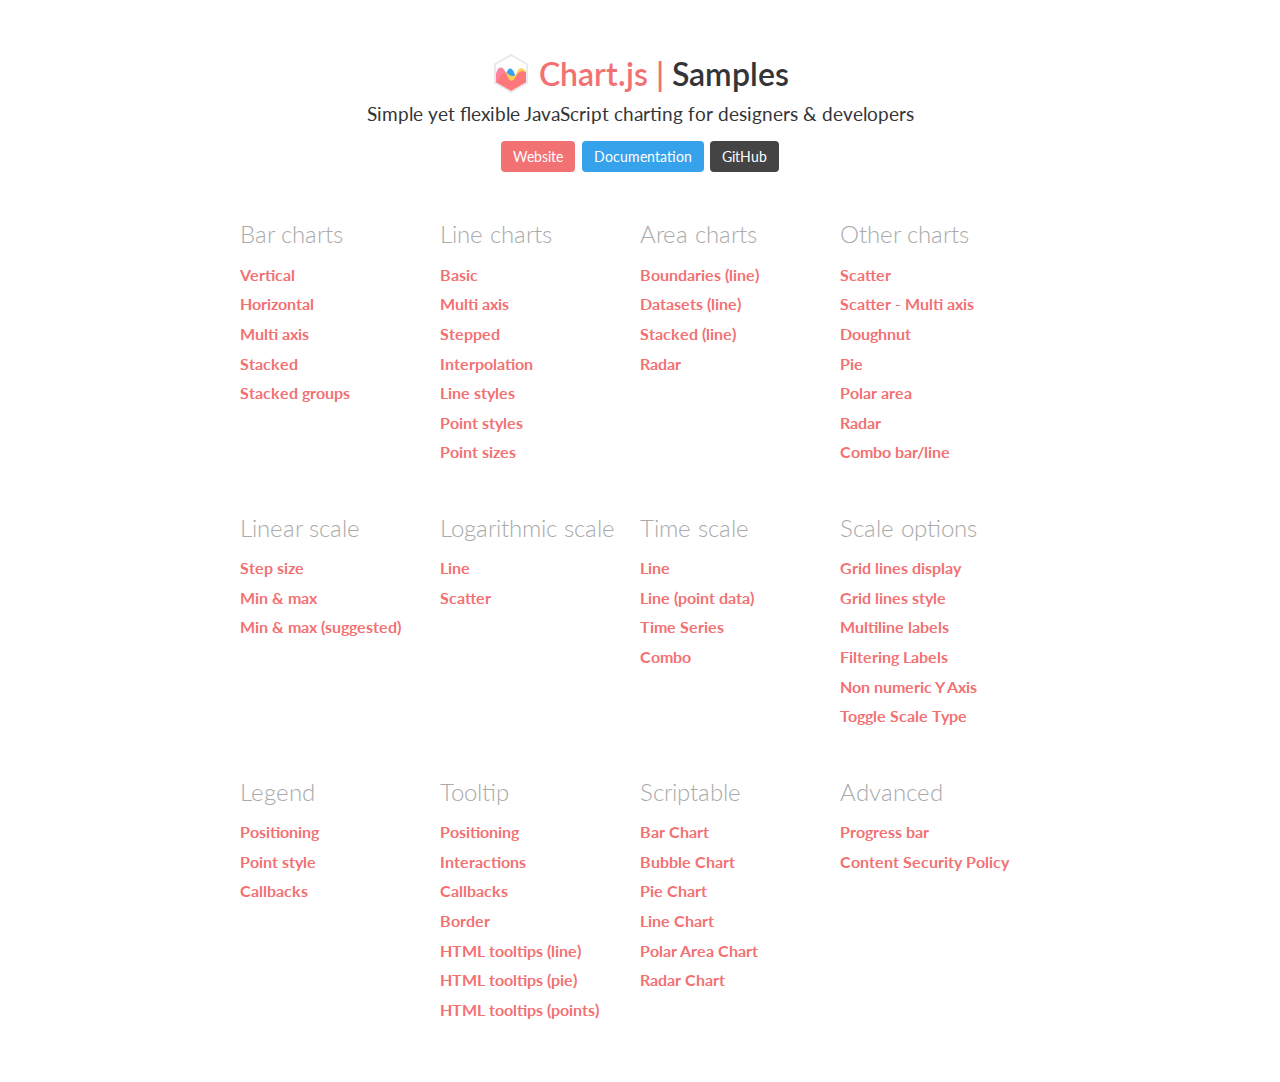
<file: js/Chart.js/samples/index.html>
<!DOCTYPE html>
<html lang="en-US">
<head>
	<meta charset="utf-8">
	<meta http-equiv="X-UA-Compatible" content="IE=Edge">
	<meta name="viewport" content="width=device-width, initial-scale=1">
	<link rel="stylesheet" type="text/css" href="style.css">
	<link rel="icon" href="favicon.ico">
	<script src="samples.js"></script>
	<script src="utils.js"></script>
	<title>Chart.js samples</title>
</head>
<body>
	<div class="content">
		<div class="header">
			<div class="chartjs-title">Samples</div>
			<div class="chartjs-caption">Simple yet flexible JavaScript charting for designers &amp; developers</div>
			<div class="chartjs-links">
				<a class="btn btn-chartjs" href="https://www.chartjs.org">Website</a>
				<a class="btn btn-docs" href="https://www.chartjs.org/docs">Documentation</a>
				<a class="btn btn-gh" href="https://github.com/chartjs/Chart.js">GitHub</a>
			</div>
		</div>

		<div id="categories" class="samples-categories"></div>
	</div>

	<script>
		function createCategory(item) {
			var el = document.createElement('div');
			el.className = 'samples-category';
			el.innerHTML =
				'<div class="title">' + item.title + '</div>' +
				'<div class="items"></div>';
			return el;
		}

		function createEntry(item) {
			var el = document.createElement('div');
			el.className = 'samples-entry';
			el.innerHTML = '<a class="title" href="' + item.path + '">' + item.title + '</a>';
			return el;
		}

		var categories = document.getElementById('categories');
		Samples.items.forEach(function(item) {
			var category = createCategory(item);
			var children = category.getElementsByClassName('items')[0];

			(item.items || []).forEach(function(item2) {
				children.appendChild(createEntry(item2));
			});

			categories.appendChild(category);
		});
	</script>
</body>
</html>
</file>
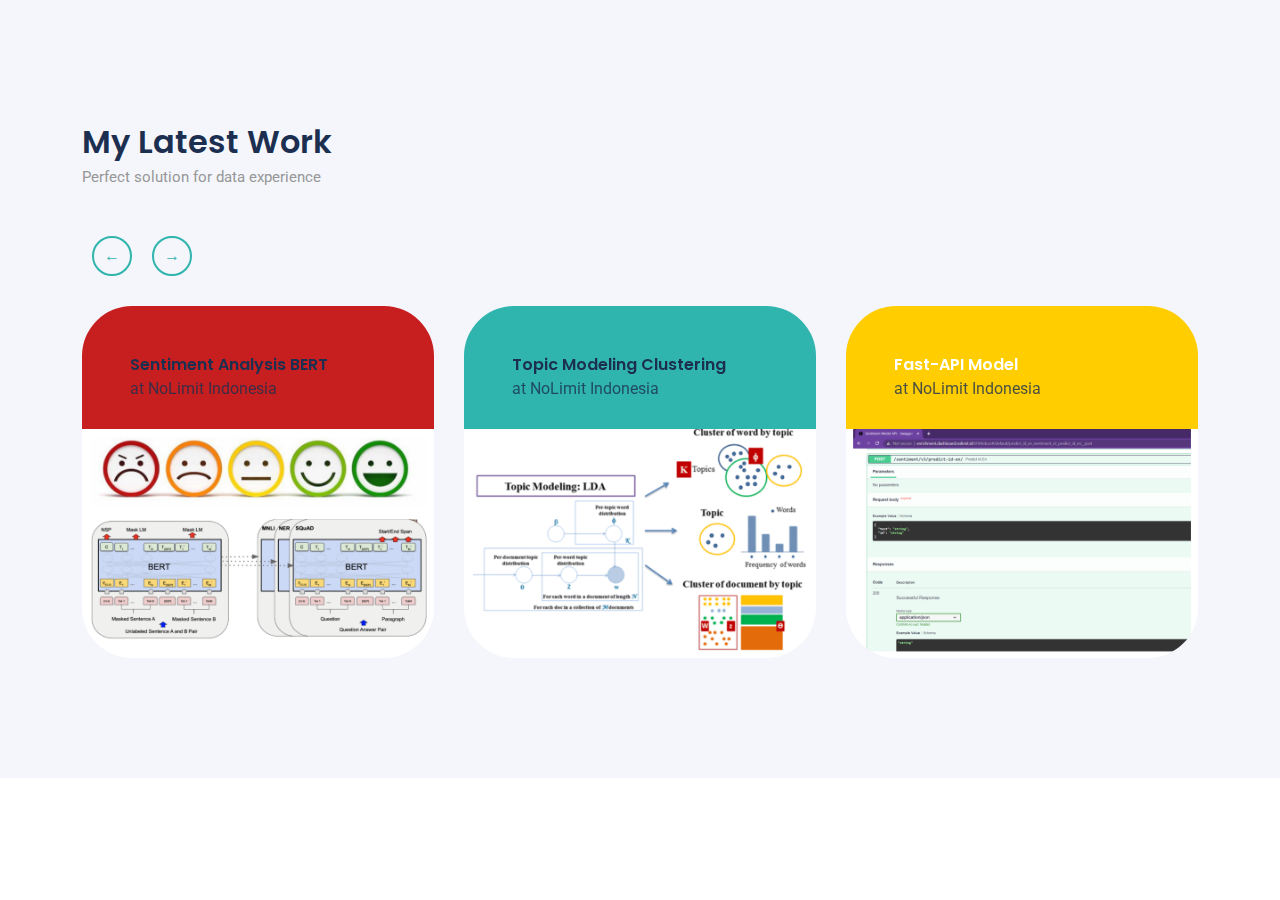
<file: porto/index-2.html>
<!DOCTYPE html>
<html lang="en">

<head>
    <meta charset="utf-8" />
    
    <meta name="viewport" content="width=device-width, initial-scale=1.0">
    <meta name="description" content=" " />
    <meta name="keywords" content="" />
    <meta content="Themesdesign" name="author" />

    <link rel="shortcut icon" href="images/favicon.ico">

    <!-- Bootstrap css -->
    <link rel="stylesheet" href="css/bootstrap.min.css" type="text/css" id="bootstrap-style" />

    <!-- Material Icon Css -->
    <link rel="stylesheet" href="css/materialdesignicons.min.css" type="text/css" />

    <!-- Unicon Css -->
    <link rel="stylesheet" href="https://unicons.iconscout.com/release/v4.0.0/css/line.css" />

    <!-- Swiper Css -->
    <link rel="stylesheet" href="css/tiny-slider.css" type="text/css" />
    <link rel="stylesheet" href="css/tiny-slider.css.map" type="text/css" />
    <link rel="stylesheet" href="css/swiper.min.css" type="text/css" />

    <!-- Custom Css -->
    <link rel="stylesheet" href="css/style.min.css" type="text/css" />


</head>

<body data-bs-spy="scroll" data-bs-target="#navbar" data-bs-offset="71">

    <!-- light-dark mode button -->
    <a href="javascript: void(0);" id="mode">
    </a>



  


 <!-- start my-work -->
 <section class="section my-work" id="work">
    <!-- start container -->
    <div class="container">
        <div class="row">
            <div class="d-flex align-items-center">
                <div class="left-text">
                    <h2 class="mb-0">My Latest Work</h2>
                    <p class="fs-15 text-muted">Perfect solution for data experience</p>
                </div>
                <div class="right-text ms-auto">
                    <!-- <a href="" class="text-primary border-2 border-primary border-bottom">More Work <img
                            src="images/home/right-arrow-primary.png" alt="" class="img-fluid mb-1 ms-2"></a> -->
                </div>
            </div>
        </div>
        <!-- end row -->

        <div class="row">
            <div class="col-lg-12">
                <div class="work-slider" id="work-slider">
                    <div class="item">
                        <div class="work-image position-relative">
                            <a href="https://github.com/Fahmifc123/showcase-fahmi/blob/main/sentiment_bert_nolimit_v3.ipynb" target="_blank">
                                <img src="images/work/img-1.png" alt="" class="img-fluid">
                                <div class="image-title mt-5 ms-5">
                                    <h6 class="mb-0">Sentiment Analysis BERT</h6>
                                    <p>at NoLimit Indonesia</p>
                                </div>
                            </a>
                        </div>
                    </div>

                    <!-- slider item -->
                    <div class="item">
                        <div class="work-image">
                            <a href="https://github.com/Fahmifc123/showcase-fahmi/blob/main/Topic_Modeling_Nolimit.ipynb" target="_blank">
                                <img src="images/work/img-2.png" alt="" class="img-fluid">
                                <div class="image-title mt-5 ms-5">
                                    <h6 class="mb-0">Topic Modeling Clustering</h6>
                                    <p>at NoLimit Indonesia</p>
                                </div>
                            </a>
                        </div>
                    </div>

                    <!-- slider item -->
                    <div class="item">
                        <div class="work-image">
                            <a href="https://github.com/Fahmifc123/showcase-fahmi/tree/main/fast-api-sentiment" target="_blank">
                                <img src="images/work/img-3.png" alt="" class="img-fluid">
                                <div class="image-title mt-5 ms-5 text-white">
                                    <h6 class="mb-0">Fast-API Model</h6>
                                    <p>at NoLimit Indonesia</p>
                                </div>
                            </a>
                        </div>
                    </div>

                    <!-- slider item -->
                    <div class="item">
                        <div class="work-image">
                            <a href="https://github.com/Fahmifc123/showcase-fahmi/blob/main/NER_NoLimit.ipynb" target="_blank">
                                <img src="images/work/img-4.png" alt="" class="img-fluid">
                                <div class="image-title mt-5 ms-5 text-white">
                                    <h6 class="mb-0">Named Entity Recognition</h6>
                                    <p>at NoLimit Indonesia</p>
                                </div>
                            </a>
                        </div>
                    </div>

                    <!-- slider item -->
                    <div class="item">
                        <div class="work-image">
                            <a href="https://github.com/Fahmifc123/showcase-fahmi/blob/main/SNA_NoLimit.ipynb" target="_blank">
                                <img src="images/work/img-5.png" alt="" class="img-fluid">
                                <div class="image-title mt-5 ms-5 text-white">
                                    <h6 class="mb-0">Social Network Analysis</h6>
                                    <p>at NoLimit Indonesia</p>
                                </div>
                            </a>
                        </div>
                    </div>

                    <!-- slider item -->
                    <div class="item">
                        <div class="work-image">
                            <a href="https://github.com/Fahmifc123/showcase-fahmi/blob/main/cosine_similarity_setneg.ipynb" target="_blank">
                                <img src="images/work/img-6.png" alt="" class="img-fluid">
                                <div class="image-title mt-5 ms-5 text-white">
                                    <h6 class="mb-0">Setneg Talent Scorecard</h6>
                                    <p>at Sekretariat Negara X Mandiri</p>
                                </div>
                            </a>
                        </div>
                    </div>
                    
                    <!-- slider item -->
                    <div class="item">
                        <div class="work-image">
                            <!-- <a href=""> -->
                                <img src="images/work/img-7.png" alt="" class="img-fluid">
                                <div class="image-title mt-5 ms-5 text-white">
                                    <h6 class="mb-0">Build Model Machine Learning</h6>
                                    <p>Freelance</p>
                                </div>
                            </a>
                        </div>
                    </div>


                </div>

            </div>
        </div>
    </div>
    <!-- end container -->
</section>
<!-- end my-work -->



    <!--Bootstrap Js-->
    <script src="js/bootstrap.bundle.min.js"></script>

    <!-- Slider Js -->
    <script src="js/tiny-slider.js"></script>
    <script src="js/swiper.min.js"></script>

    <!-- conter -->
    <script src="js/counter.init.js"></script>

    <!-- App Js -->
    <script src="js/app.js"></script>

</body>

</html>
</file>
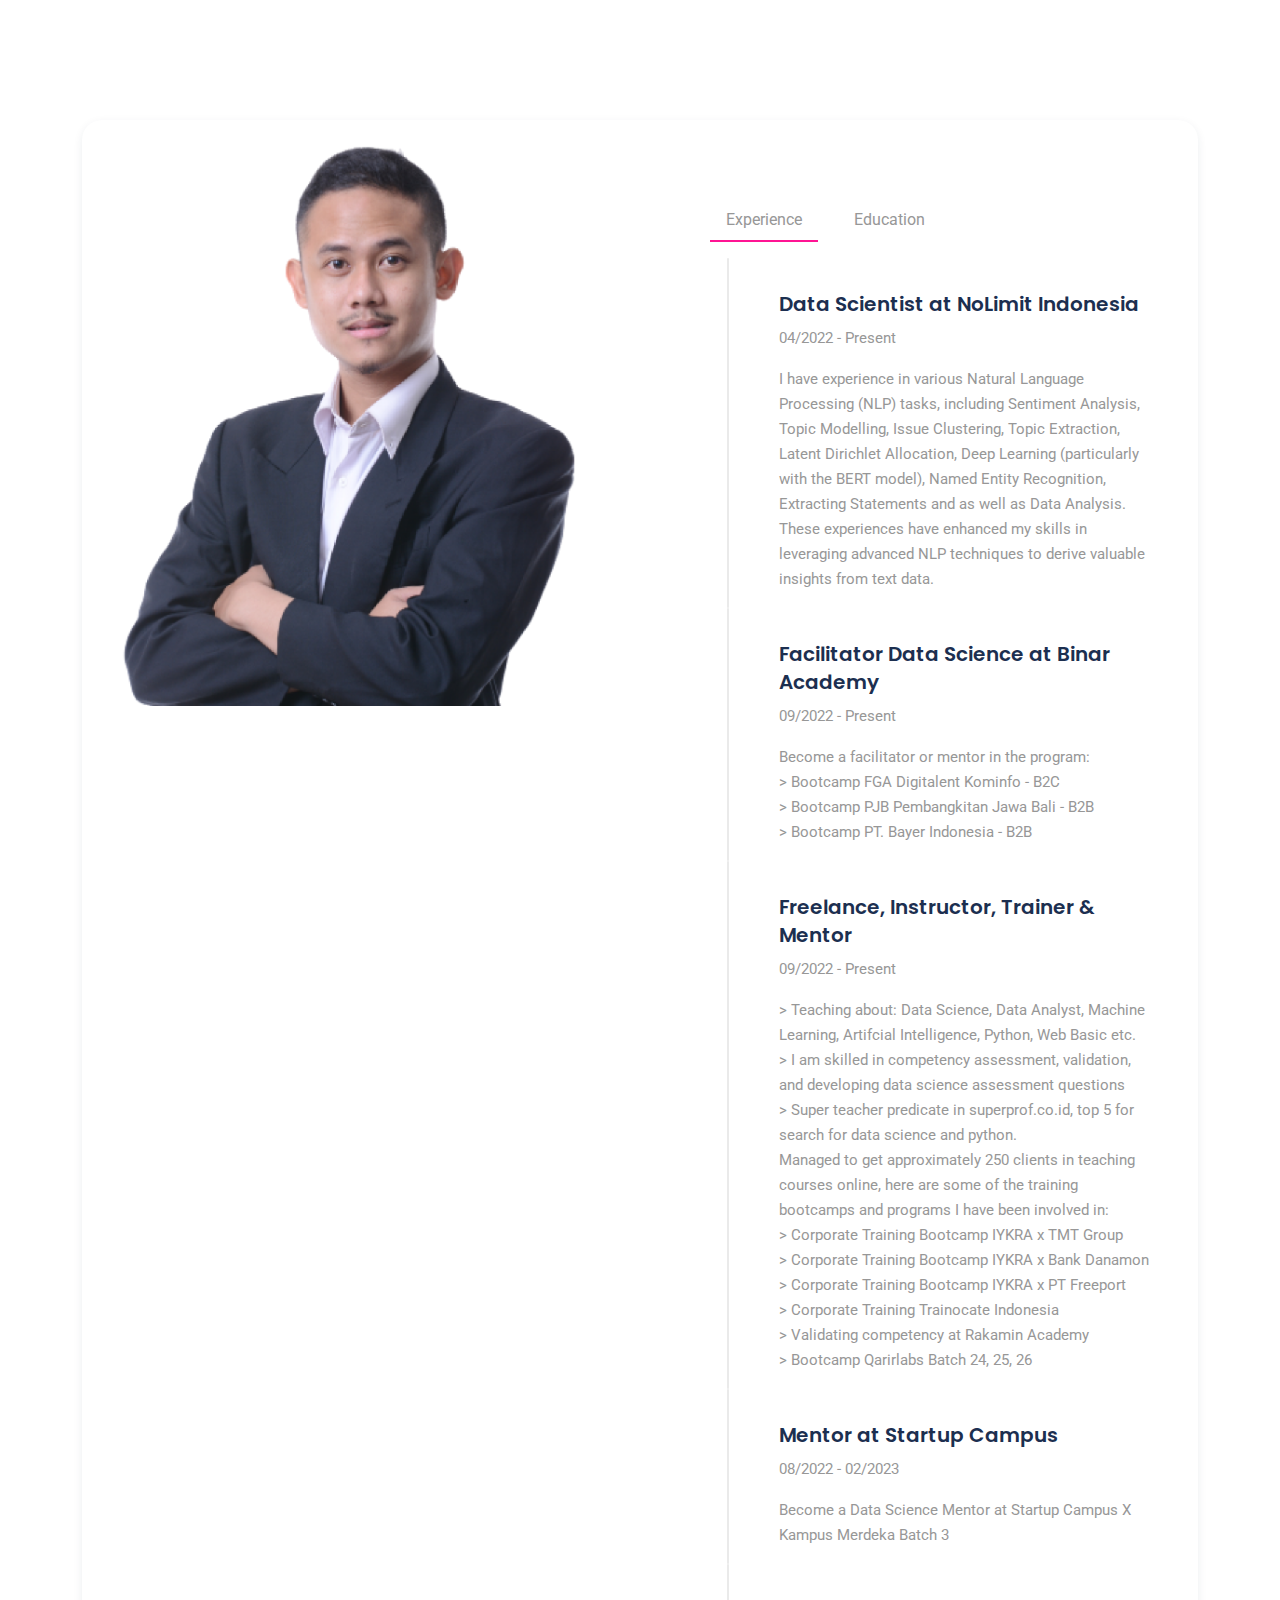
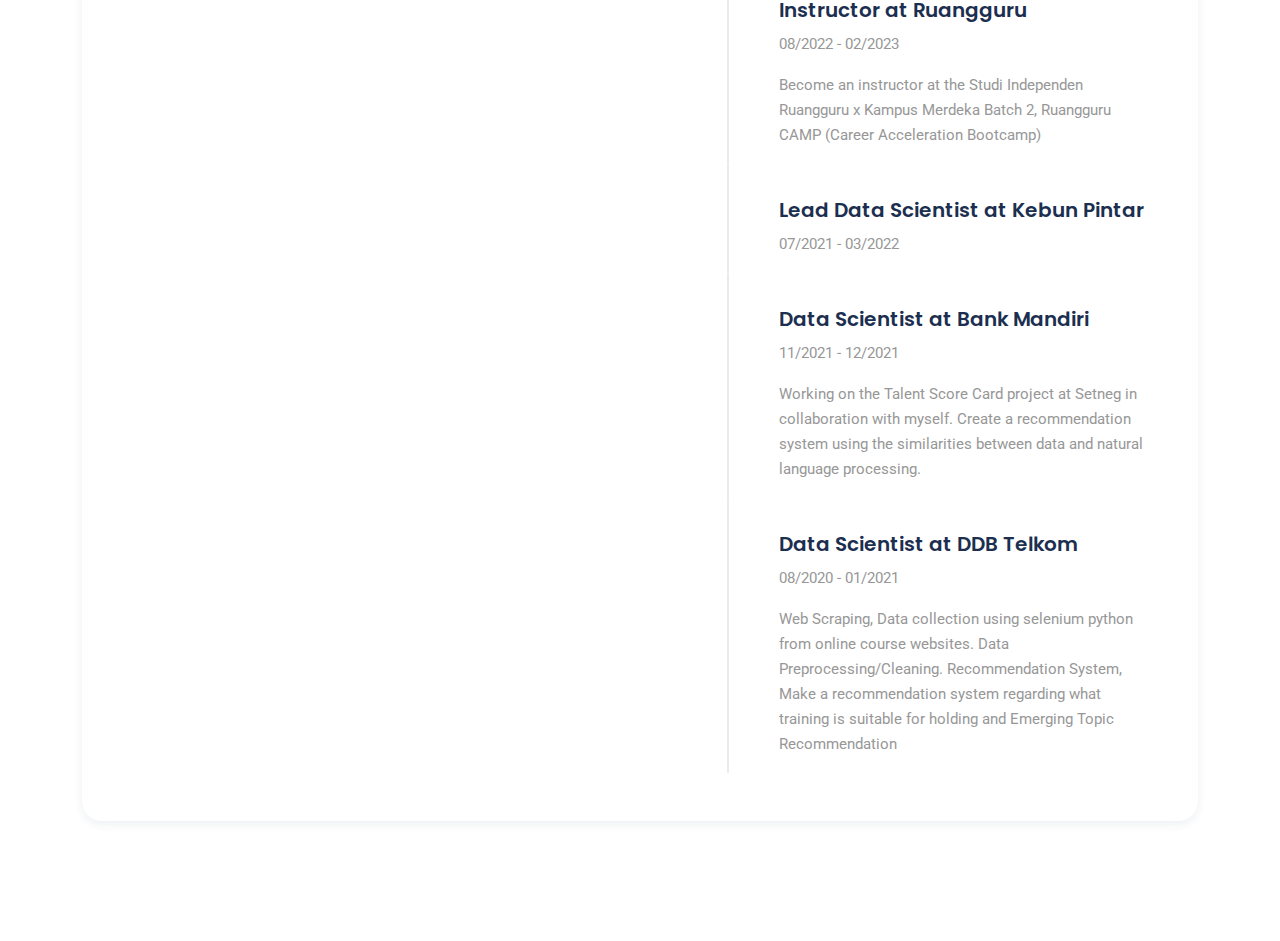
<file: porto/index-3.html>
<!DOCTYPE html>
<html lang="en">

<head>
    <meta charset="utf-8" />
    <title>Harold - Landing Template</title>
    <meta name="viewport" content="width=device-width, initial-scale=1.0">
    <meta name="description" content=" " />
    <meta name="keywords" content="" />
    <meta content="Themesdesign" name="author" />

    <link rel="shortcut icon" href="images/favicon.ico">

    <!-- Bootstrap css -->
    <link rel="stylesheet" href="css/bootstrap.min.css" type="text/css" id="bootstrap-style" />

    <!-- Material Icon Css -->
    <link rel="stylesheet" href="css/materialdesignicons.min.css" type="text/css" />

    <!-- Unicon Css -->
    <link rel="stylesheet" href="https://unicons.iconscout.com/release/v4.0.0/css/line.css" />

    <!-- Swiper Css -->
    <link rel="stylesheet" href="css/tiny-slider.css" type="text/css" />
    <link rel="stylesheet" href="css/tiny-slider.css.map" type="text/css" />
    <link rel="stylesheet" href="css/swiper.min.css" type="text/css" />

    <!-- Custom Css -->
    <link rel="stylesheet" href="css/style.min.css" type="text/css" />


</head>

<body data-bs-spy="scroll" data-bs-target="#navbar" data-bs-offset="71">

    <!-- about-me section -->
    <section class="section about-me" id="aboutme">
        <!-- container -->
        <div class="container">
            <div class="about-box">
                <div class="row">

                    <div class="col-lg-6 position-relative">
                        <div class="image-round"></div>
                        <div class="about-image p-4 pb-0">
                            <img src="images/about.png" alt="" class="img-fluid">
                        </div>
                    </div>

                    <div class="col-lg-6">
                        <div class="about-item p-5">

                            <ul class="nav nav-pills mb-3 mt-4 pt-2" id="pills-tab" role="tablist">
                                <li class="nav-item" role="presentation">
                                    <button class="nav-link active" id="pills-profile-tab" data-bs-toggle="pill"
                                        data-bs-target="#pills-profile" type="button" role="tab"
                                        aria-controls="pills-profile" aria-selected="true">Experience</button>
                                </li>
                                <li class="nav-item" role="presentation">
                                    <button class="nav-link" id="pills-contact-tab" data-bs-toggle="pill"
                                        data-bs-target="#pills-contact" type="button" role="tab"
                                        aria-controls="pills-contact" aria-selected="false">Education</button>
                                </li>
                            </ul>
                            <div class="tab-content" id="pills-tabContent">

                                <div class="tab-pane fade show active" id="pills-profile" role="tabpanel"
                                    aria-labelledby="pills-profile-tab">


                                    <!-- experience -->
                                    <div class="experience">
                                        <div class="row position-relative">
                                            <div class="col-2">
                                                <div class="border-left"></div>
                                            </div>
                                            <div class="col-10">
                                                <div class="mt-4 pt-2">
                                                    <h5>Data Scientist at NoLimit Indonesia </h5>
                                                    <p class="text-muted fs-15">04/2022 - Present</p>
                                                    <p class="text-muted fs-15">I have experience in various Natural Language Processing (NLP)
                                                        tasks, including Sentiment Analysis, Topic Modelling, Issue
                                                        Clustering, Topic Extraction, Latent Dirichlet Allocation, Deep
                                                        Learning (particularly with the BERT model), Named Entity
                                                        Recognition, Extracting Statements and as well as Data
                                                        Analysis. These experiences have enhanced my skills in
                                                        leveraging advanced NLP techniques to derive valuable insights
                                                        from text data. </p>
                                                </div>
                                            </div>

                                            <div class="col-2">
                                                <div class="border-left"></div>
                                            </div>
                                            <div class="col-10">
                                                <div class="mt-4 pt-2">
                                                    <h5>Facilitator Data Science at Binar Academy</h5>
                                                    <p class="text-muted fs-15">09/2022 - Present</p>
                                                    <p class="text-muted fs-15">Become a facilitator or mentor in the program: <br>
                                                        > Bootcamp FGA Digitalent Kominfo ‑ B2C <br>
                                                        > Bootcamp PJB Pembangkitan Jawa Bali ‑ B2B <br>
                                                        > Bootcamp PT. Bayer Indonesia ‑ B2B  </p>
                                                </div>
                                            </div>

                                            <div class="col-2">
                                                <div class="border-left"></div>
                                            </div>
                                            <div class="col-10">
                                                <div class="mt-4 pt-2">
                                                    <h5>Freelance, Instructor, Trainer & Mentor</h5>
                                                    <p class="text-muted fs-15">09/2022 - Present</p>
                                                    <p class="text-muted fs-15">
                                                        > Teaching about: Data Science, Data Analyst, Machine
                                                        Learning, Artifcial Intelligence, Python, Web Basic etc. <br>
                                                        > I am skilled in competency assessment, validation, and
                                                        developing data science assessment questions <br>
                                                        > Super teacher predicate in superprof.co.id, top 5 for search
                                                        for data science and python. <br>

                                                        Managed to get approximately 250 clients in teaching courses
                                                        online, here are some of the training bootcamps and programs I
                                                        have been involved in: <br>
                                                        > Corporate Training Bootcamp IYKRA x TMT Group <br>
                                                        > Corporate Training Bootcamp IYKRA x Bank Danamon <br>
                                                        > Corporate Training Bootcamp IYKRA x PT Freeport <br>
                                                        > Corporate Training Trainocate Indonesia <br>
                                                        > Validating competency at Rakamin Academy <br>
                                                        > Bootcamp Qarirlabs Batch 24, 25, 26   </p>
                                                </div>
                                            </div>

                                            <div class="col-2">
                                                <div class="border-left"></div>
                                            </div>
                                            <div class="col-10">
                                                <div class="mt-4 pt-2">
                                                    <h5>Mentor at Startup Campus</h5>
                                                    <p class="text-muted fs-15">08/2022 - 02/2023</p>
                                                    <p class="text-muted fs-15">
                                                        Become a Data Science Mentor at Startup Campus X Kampus Merdeka Batch 3
                                                </div>
                                            </div>

                                            <div class="col-2">
                                                <div class="border-left"></div>
                                            </div>
                                            <div class="col-10">
                                                <div class="mt-4 pt-2">
                                                    <h5>Instructor at Ruangguru</h5>
                                                    <p class="text-muted fs-15">08/2022 - 02/2023</p>
                                                    <p class="text-muted fs-15">
                                                        Become an instructor at the Studi Independen Ruangguru x Kampus Merdeka Batch 2, Ruangguru CAMP (Career Acceleration Bootcamp)
                                                        </p> 
                                                </div>
                                            </div>

                                            <div class="col-2">
                                                <div class="border-left"></div>
                                            </div>
                                            <div class="col-10">
                                                <div class="mt-4 pt-2">
                                                    <h5>Lead Data Scientist at Kebun Pintar</h5>
                                                    <p class="text-muted fs-15">07/2021 - 03/2022</p>
                                                </div>
                                            </div>

                                            <div class="col-2">
                                                <div class="border-left"></div>
                                            </div>
                                            <div class="col-10">
                                                <div class="mt-4 pt-2">
                                                    <h5>Data Scientist at Bank Mandiri</h5>
                                                    <p class="text-muted fs-15">11/2021 - 12/2021</p>
                                                    <p class="text-muted fs-15">
                                                        Working on the Talent Score Card project at
                                                        Setneg in collaboration with myself. Create a recommendation
                                                        system using the similarities between data and natural language
                                                        processing.                                                        </p> 
                                                </div>
                                            </div>

                                            <div class="col-2">
                                                <div class="border-left"></div>
                                            </div>
                                            <div class="col-10">
                                                <div class="mt-4 pt-2">
                                                    <h5>Data Scientist at DDB Telkom</h5>
                                                    <p class="text-muted fs-15">08/2020 - 01/2021 </p>
                                                    <p class="text-muted fs-15">
                                                        Web Scraping, Data collection using selenium python from online course websites. Data Preprocessing/Cleaning.
                                                        Recommendation System, Make a recommendation system regarding what training is suitable for holding and Emerging Topic Recommendation                                                    </p> 
                                                </div>
                                            </div>

                                        </div>
                                    </div>

                                </div>

                                <!-- education -->
                                <div class="tab-pane fade" id="pills-contact" role="tabpanel"
                                    aria-labelledby="pills-contact-tab">
                                    <div class="experience">
                                        <div class="row position-relative">
                                            <div class="col-2">
                                                <div class="border-left"></div>
                                            </div>
                                            <div class="col-10">
                                                <div class="mt-4 pt-2">
                                                    <h5>Informatics Engineering at Politeknik Pos Indonesia</h5>
                                                    <p class="text-muted fs-15 mb-0">2021</p>
                                                    <p class="text-muted fs-15 mb-0">
                                                        Applied Bachelor Degree GPA : 3,54/4 <br>
                                                        <br>
                                                        Project : <br>
                                                        Project I ‑ Implementation of Smart Box
                                                        Logistics <br>
                                                        Project II ‑ Human Brain Wave Detection <br>
                                                        Project III ‑ Automatic Door Face Recognition 
                                                        using Arduino and Python <br>
                                                        <br>
                                                        Organizational Experience : <br>
                                                        Head of the Syi'ar Department of Muslim 
                                                        Organizations (Lembaga Dakwah Kampus) <br>
                                                        Minister of Communications and Informatics
                                                        of Student Executive Board (Badan Eksekutif
                                                        Mahasiswa) | 2018‑2019 <br>
                                                        <br>
                                                        Volunteers & Training : <br>
                                                        Design and Media Class Speaker held by
                                                        Muslim Organizations | 2020 <br>
                                                        Python Training Speaker, Become a teacher in
                                                        Python language training activities for
                                                        beginners | 2019 <br>
                                                        Became the Head of the division in the Iyale
                                                        West Java community service activity | 2018 <br>
                                                        <br>
                                                        Achievements and Awards : <br>
                                                        PT Pos Indonesia Scholarship | 2018 and
                                                        2019 <br>
                                                        Become a Participant in the Higher Education 
                                                        LLDIKTI Innovation Exhibition | 2019 </p>
                                                    
                                                </div>
                                            </div>
                                        </div>

                                        <div class="row position-relative">
                                            <div class="col-2">
                                                <div class="border-left"></div>
                                            </div>
                                            <div class="col-10">
                                                <div class="mt-4 pt-2">
                                                    <h5>Natural Sciences Major</h5>
                                                    <p class="text-muted fs-15 mb-0">2017</p>
                                                    <p class="text-muted fs-15">Senior Highschool at SMA Negeri 2 Kisaran</p>
                                                </div>
                                            </div>
                                        </div>
                                    </div>
                                </div>
                            </div>
                        </div>
                    </div>

                </div>
            </div>

        </div>
        <!-- end container -->
    </section>
    <!-- end about-me -->



   



    <!--Bootstrap Js-->
    <script src="js/bootstrap.bundle.min.js"></script>

    <!-- Slider Js -->
    <script src="js/tiny-slider.js"></script>
    <script src="js/swiper.min.js"></script>
    <!-- <script src="js/swiper-bundle.min.js"></script> -->

    <!-- conter -->
    <script src="js/counter.init.js"></script>

    <!-- App Js -->
    <script src="js/app.js"></script>

</body>

</html>
</file>
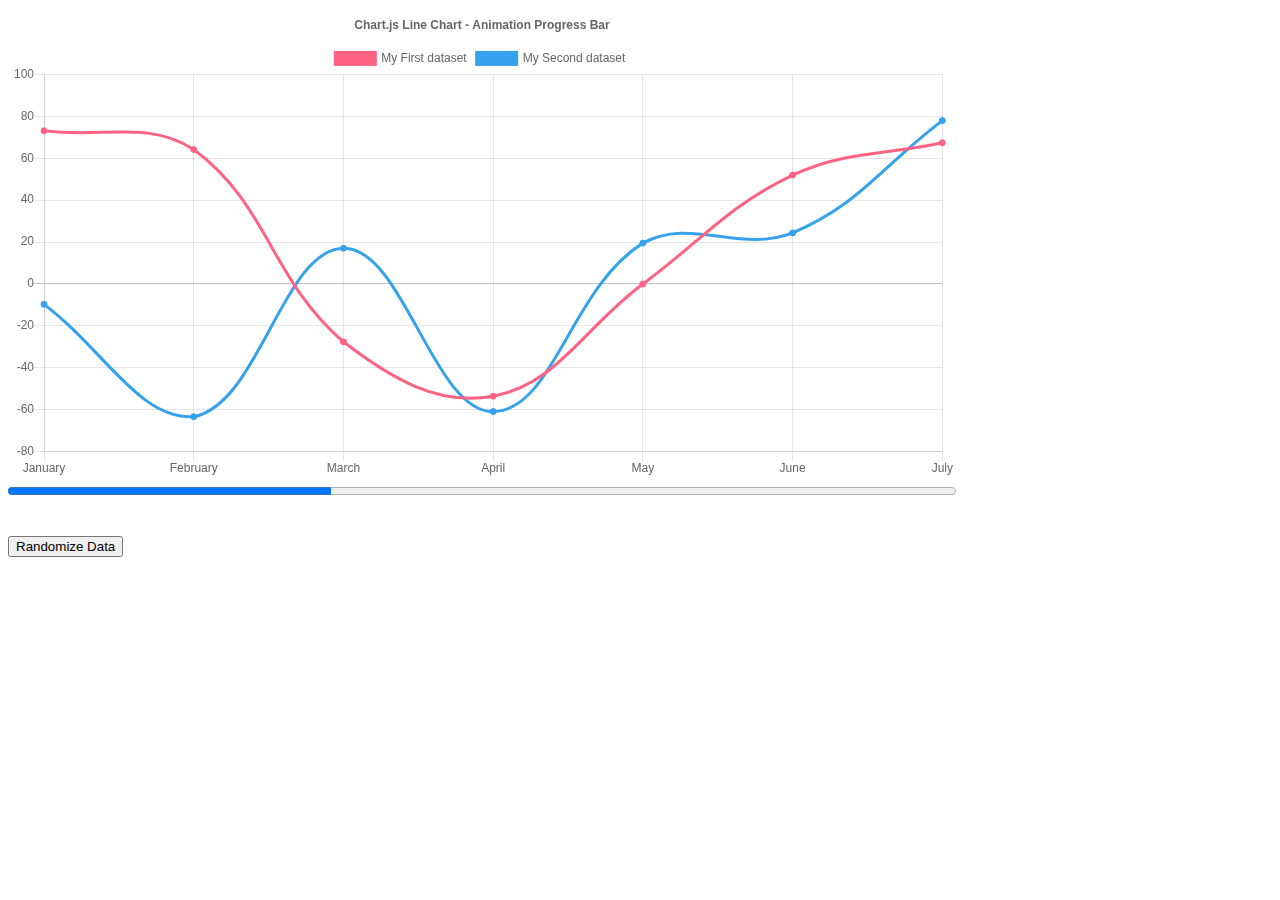
<file: js/Chart.js/samples/advanced/progress-bar.html>
<!doctype html>
<html>
<head>
<title> Animation Callbacks </title>
	<script src="../../Chart.min.js"></script>
	<script src="../utils.js"></script>
	<style>
		canvas {
			-moz-user-select: none;
			-webkit-user-select: none;
			-ms-user-select: none;
		}
	</style>
</head>

<body>
	<div style="width: 75%;">
		<canvas id="canvas"></canvas>
		<progress id="animationProgress" max="1" value="0" style="width: 100%"></progress>
	</div>
	<br>
	<br>
	<button id="randomizeData">Randomize Data</button>
	<script>
		var progress = document.getElementById('animationProgress');
		var config = {
			type: 'line',
			data: {
				labels: ['January', 'February', 'March', 'April', 'May', 'June', 'July'],
				datasets: [{
					label: 'My First dataset',
					fill: false,
					borderColor: window.chartColors.red,
					backgroundColor: window.chartColors.red,
					data: [
						randomScalingFactor(),
						randomScalingFactor(),
						randomScalingFactor(),
						randomScalingFactor(),
						randomScalingFactor(),
						randomScalingFactor(),
						randomScalingFactor()
					]
				}, {
					label: 'My Second dataset ',
					fill: false,
					borderColor: window.chartColors.blue,
					backgroundColor: window.chartColors.blue,
					data: [
						randomScalingFactor(),
						randomScalingFactor(),
						randomScalingFactor(),
						randomScalingFactor(),
						randomScalingFactor(),
						randomScalingFactor(),
						randomScalingFactor()
					]
				}]
			},
			options: {
				title: {
					display: true,
					text: 'Chart.js Line Chart - Animation Progress Bar'
				},
				animation: {
					duration: 2000,
					onProgress: function(animation) {
						progress.value = animation.currentStep / animation.numSteps;
					},
					onComplete: function() {
						window.setTimeout(function() {
							progress.value = 0;
						}, 2000);
					}
				}
			}
		};

		window.onload = function() {
			var ctx = document.getElementById('canvas').getContext('2d');
			window.myLine = new Chart(ctx, config);
		};

		document.getElementById('randomizeData').addEventListener('click', function() {
			config.data.datasets.forEach(function(dataset) {
				dataset.data = dataset.data.map(function() {
					return randomScalingFactor();
				});
			});

			window.myLine.update();
		});
	</script>
</body>

</html>
</file>
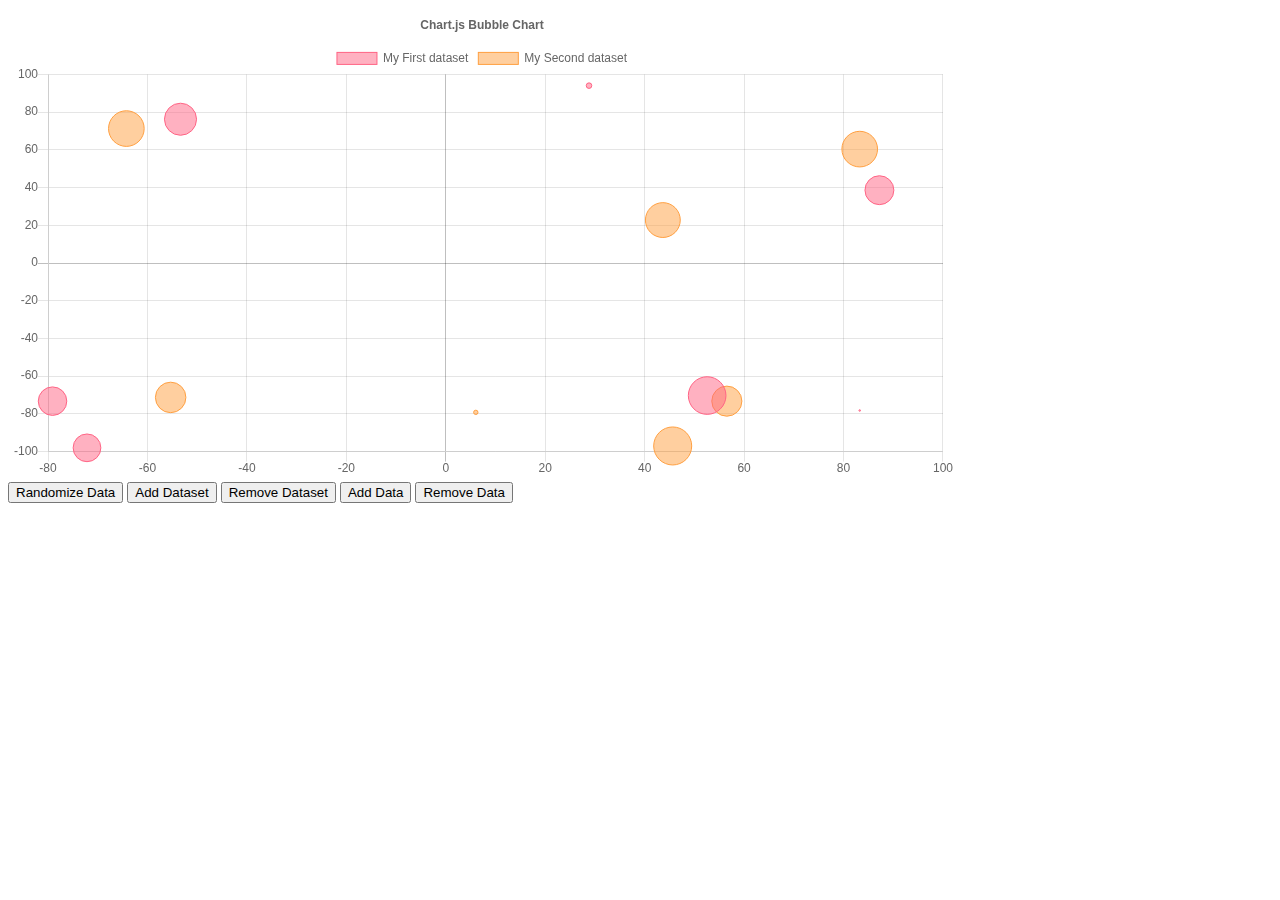
<file: js/Chart.js/samples/charts/bubble.html>
<!doctype html>
<html>

<head>
	<title>Bubble Chart</title>
	<script src="../../Chart.min.js"></script>
	<script src="../utils.js"></script>
	<style type="text/css">
		canvas{
			-moz-user-select: none;
			-webkit-user-select: none;
			-ms-user-select: none;
		}
	</style>
</head>

<body>
	<div id="container" style="width: 75%;">
		<canvas id="canvas"></canvas>
	</div>
	<button id="randomizeData">Randomize Data</button>
	<button id="addDataset">Add Dataset</button>
	<button id="removeDataset">Remove Dataset</button>
	<button id="addData">Add Data</button>
	<button id="removeData">Remove Data</button>
	<script>
		var DEFAULT_DATASET_SIZE = 7;

		var addedCount = 0;
		var color = Chart.helpers.color;
		var bubbleChartData = {
			animation: {
				duration: 10000
			},
			datasets: [{
				label: 'My First dataset',
				backgroundColor: color(window.chartColors.red).alpha(0.5).rgbString(),
				borderColor: window.chartColors.red,
				borderWidth: 1,
				data: [{
					x: randomScalingFactor(),
					y: randomScalingFactor(),
					r: Math.abs(randomScalingFactor()) / 5,
				}, {
					x: randomScalingFactor(),
					y: randomScalingFactor(),
					r: Math.abs(randomScalingFactor()) / 5,
				}, {
					x: randomScalingFactor(),
					y: randomScalingFactor(),
					r: Math.abs(randomScalingFactor()) / 5,
				}, {
					x: randomScalingFactor(),
					y: randomScalingFactor(),
					r: Math.abs(randomScalingFactor()) / 5,
				}, {
					x: randomScalingFactor(),
					y: randomScalingFactor(),
					r: Math.abs(randomScalingFactor()) / 5,
				}, {
					x: randomScalingFactor(),
					y: randomScalingFactor(),
					r: Math.abs(randomScalingFactor()) / 5,
				}, {
					x: randomScalingFactor(),
					y: randomScalingFactor(),
					r: Math.abs(randomScalingFactor()) / 5,
				}]
			}, {
				label: 'My Second dataset',
				backgroundColor: color(window.chartColors.orange).alpha(0.5).rgbString(),
				borderColor: window.chartColors.orange,
				borderWidth: 1,
				data: [{
					x: randomScalingFactor(),
					y: randomScalingFactor(),
					r: Math.abs(randomScalingFactor()) / 5,
				}, {
					x: randomScalingFactor(),
					y: randomScalingFactor(),
					r: Math.abs(randomScalingFactor()) / 5,
				}, {
					x: randomScalingFactor(),
					y: randomScalingFactor(),
					r: Math.abs(randomScalingFactor()) / 5,
				}, {
					x: randomScalingFactor(),
					y: randomScalingFactor(),
					r: Math.abs(randomScalingFactor()) / 5,
				}, {
					x: randomScalingFactor(),
					y: randomScalingFactor(),
					r: Math.abs(randomScalingFactor()) / 5,
				}, {
					x: randomScalingFactor(),
					y: randomScalingFactor(),
					r: Math.abs(randomScalingFactor()) / 5,
				}, {
					x: randomScalingFactor(),
					y: randomScalingFactor(),
					r: Math.abs(randomScalingFactor()) / 5,
				}]
			}]
		};

		window.onload = function() {
			var ctx = document.getElementById('canvas').getContext('2d');
			window.myChart = new Chart(ctx, {
				type: 'bubble',
				data: bubbleChartData,
				options: {
					responsive: true,
					title: {
						display: true,
						text: 'Chart.js Bubble Chart'
					},
					tooltips: {
						mode: 'point'
					}
				}
			});
		};

		document.getElementById('randomizeData').addEventListener('click', function() {
			bubbleChartData.datasets.forEach(function(dataset) {
				dataset.data = dataset.data.map(function() {
					return {
						x: randomScalingFactor(),
						y: randomScalingFactor(),
						r: Math.abs(randomScalingFactor()) / 5,
					};
				});
			});
			window.myChart.update();
		});

		var colorNames = Object.keys(window.chartColors);
		document.getElementById('addDataset').addEventListener('click', function() {
			++addedCount;
			var colorName = colorNames[bubbleChartData.datasets.length % colorNames.length];
			var dsColor = window.chartColors[colorName];
			var newDataset = {
				label: 'My added dataset ' + addedCount,
				backgroundColor: color(dsColor).alpha(0.5).rgbString(),
				borderColor: dsColor,
				borderWidth: 1,
				data: []
			};

			for (var index = 0; index < DEFAULT_DATASET_SIZE; ++index) {
				newDataset.data.push({
					x: randomScalingFactor(),
					y: randomScalingFactor(),
					r: Math.abs(randomScalingFactor()) / 5,
				});
			}

			bubbleChartData.datasets.push(newDataset);
			window.myChart.update();
		});

		document.getElementById('addData').addEventListener('click', function() {
			if (bubbleChartData.datasets.length > 0) {
				for (var index = 0; index < bubbleChartData.datasets.length; ++index) {
					bubbleChartData.datasets[index].data.push({
						x: randomScalingFactor(),
						y: randomScalingFactor(),
						r: Math.abs(randomScalingFactor()) / 5,
					});
				}

				window.myChart.update();
			}
		});

		document.getElementById('removeDataset').addEventListener('click', function() {
			bubbleChartData.datasets.splice(0, 1);
			window.myChart.update();
		});

		document.getElementById('removeData').addEventListener('click', function() {
			bubbleChartData.datasets.forEach(function(dataset) {
				dataset.data.pop();
			});

			window.myChart.update();
		});
	</script>
</body>

</html>
</file>
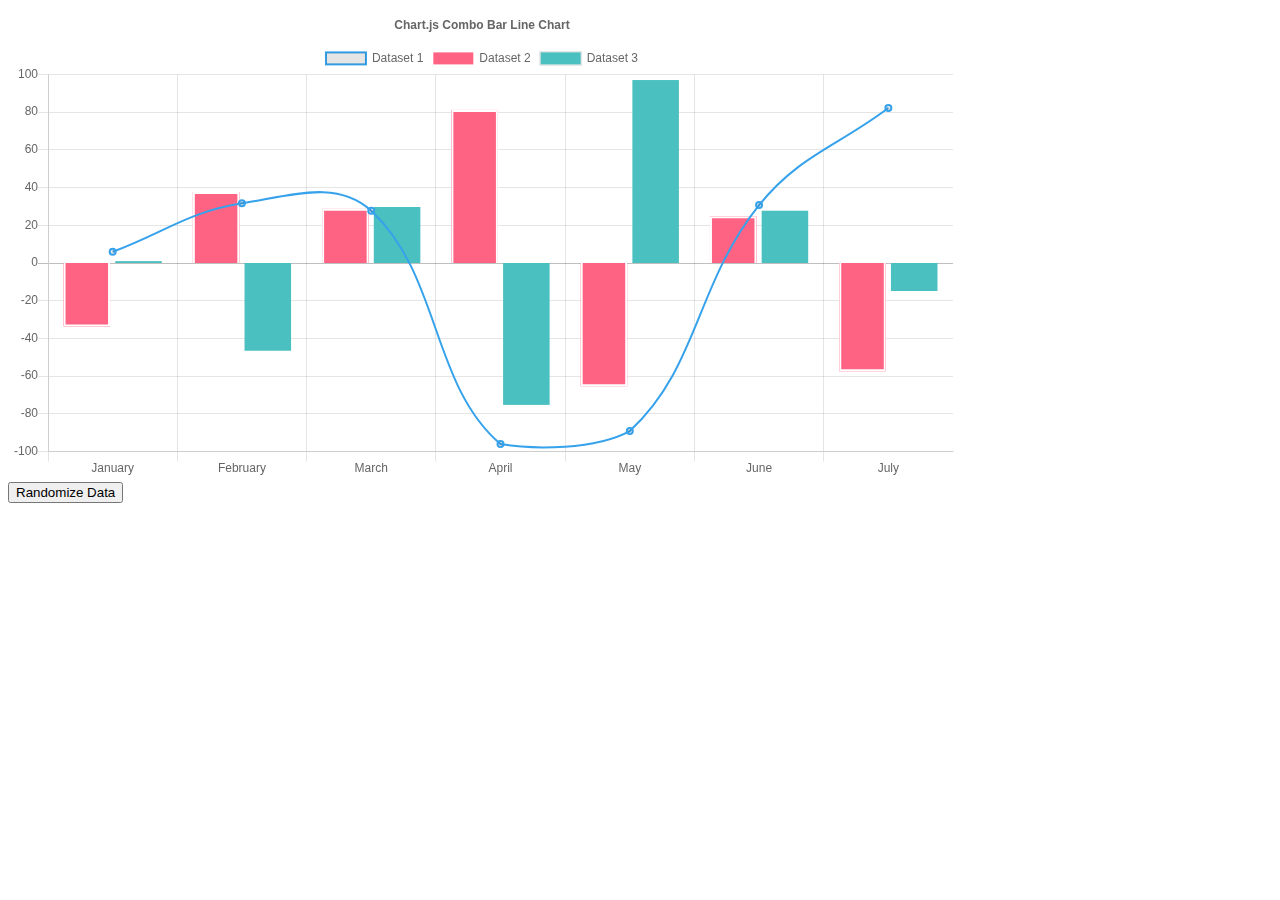
<file: js/Chart.js/samples/charts/combo-bar-line.html>
<!doctype html>
<html>

<head>
	<title>Combo Bar-Line Chart</title>
	<script src="../../Chart.min.js"></script>
	<script src="../utils.js"></script>
	<style>
	canvas {
		-moz-user-select: none;
		-webkit-user-select: none;
		-ms-user-select: none;
	}
	</style>
</head>

<body>
	<div style="width: 75%">
		<canvas id="canvas"></canvas>
	</div>
	<button id="randomizeData">Randomize Data</button>
	<script>
		var chartData = {
			labels: ['January', 'February', 'March', 'April', 'May', 'June', 'July'],
			datasets: [{
				type: 'line',
				label: 'Dataset 1',
				borderColor: window.chartColors.blue,
				borderWidth: 2,
				fill: false,
				data: [
					randomScalingFactor(),
					randomScalingFactor(),
					randomScalingFactor(),
					randomScalingFactor(),
					randomScalingFactor(),
					randomScalingFactor(),
					randomScalingFactor()
				]
			}, {
				type: 'bar',
				label: 'Dataset 2',
				backgroundColor: window.chartColors.red,
				data: [
					randomScalingFactor(),
					randomScalingFactor(),
					randomScalingFactor(),
					randomScalingFactor(),
					randomScalingFactor(),
					randomScalingFactor(),
					randomScalingFactor()
				],
				borderColor: 'white',
				borderWidth: 2
			}, {
				type: 'bar',
				label: 'Dataset 3',
				backgroundColor: window.chartColors.green,
				data: [
					randomScalingFactor(),
					randomScalingFactor(),
					randomScalingFactor(),
					randomScalingFactor(),
					randomScalingFactor(),
					randomScalingFactor(),
					randomScalingFactor()
				]
			}]

		};
		window.onload = function() {
			var ctx = document.getElementById('canvas').getContext('2d');
			window.myMixedChart = new Chart(ctx, {
				type: 'bar',
				data: chartData,
				options: {
					responsive: true,
					title: {
						display: true,
						text: 'Chart.js Combo Bar Line Chart'
					},
					tooltips: {
						mode: 'index',
						intersect: true
					}
				}
			});
		};

		document.getElementById('randomizeData').addEventListener('click', function() {
			chartData.datasets.forEach(function(dataset) {
				dataset.data = dataset.data.map(function() {
					return randomScalingFactor();
				});
			});
			window.myMixedChart.update();
		});
	</script>
</body>

</html>
</file>
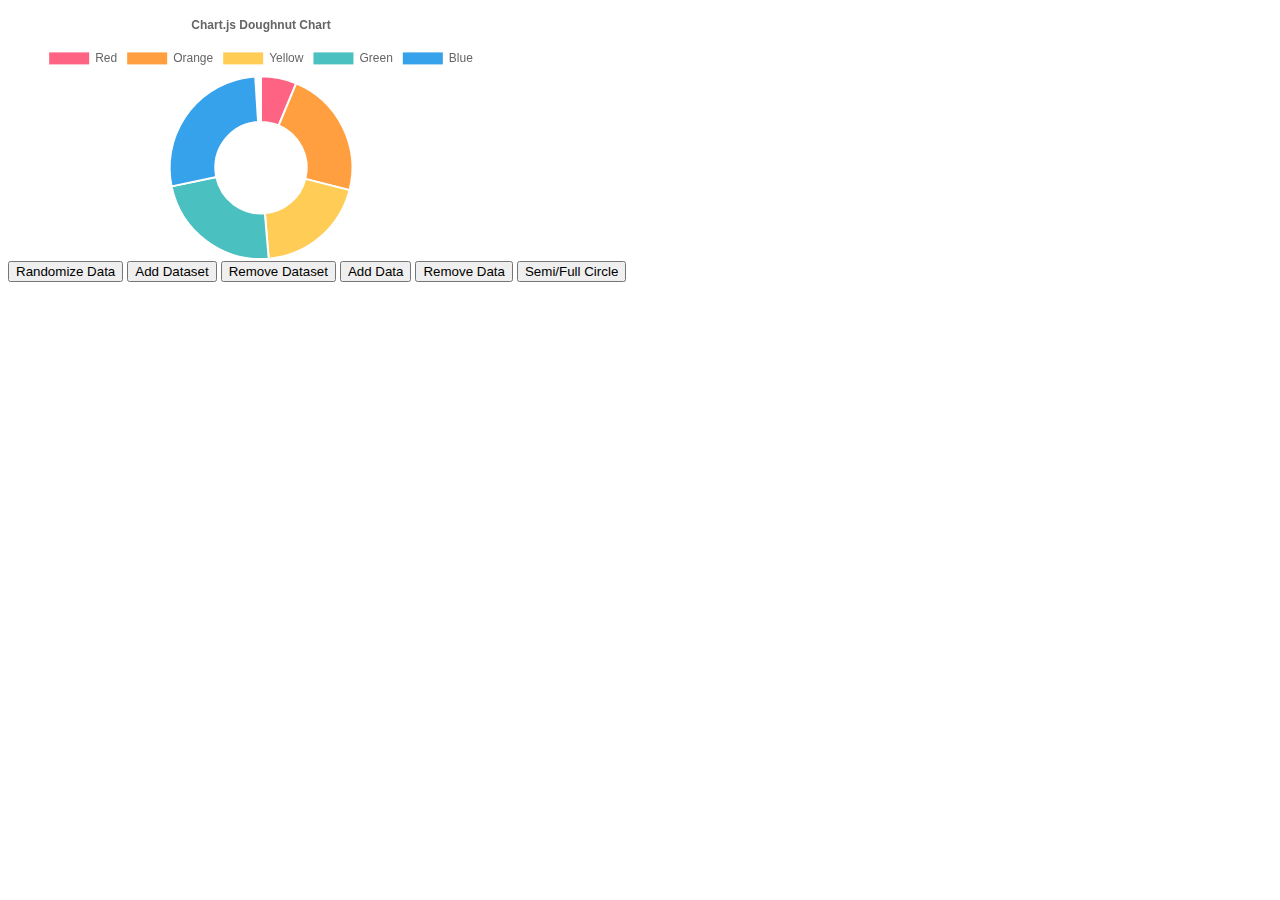
<file: js/Chart.js/samples/charts/doughnut.html>
<!doctype html>
<html>

<head>
	<title>Doughnut Chart</title>
	<script src="../../Chart.min.js"></script>
	<script src="../utils.js"></script>
	<style>
	canvas {
		-moz-user-select: none;
		-webkit-user-select: none;
		-ms-user-select: none;
	}
	</style>
</head>

<body>
	<div id="canvas-holder" style="width:40%">
		<canvas id="chart-area"></canvas>
	</div>
	<button id="randomizeData">Randomize Data</button>
	<button id="addDataset">Add Dataset</button>
	<button id="removeDataset">Remove Dataset</button>
	<button id="addData">Add Data</button>
	<button id="removeData">Remove Data</button>
	<button id="changeCircleSize">Semi/Full Circle</button>
	<script>
		var randomScalingFactor = function() {
			return Math.round(Math.random() * 100);
		};

		var config = {
			type: 'doughnut',
			data: {
				datasets: [{
					data: [
						randomScalingFactor(),
						randomScalingFactor(),
						randomScalingFactor(),
						randomScalingFactor(),
						randomScalingFactor(),
					],
					backgroundColor: [
						window.chartColors.red,
						window.chartColors.orange,
						window.chartColors.yellow,
						window.chartColors.green,
						window.chartColors.blue,
					],
					label: 'Dataset 1'
				}],
				labels: [
					'Red',
					'Orange',
					'Yellow',
					'Green',
					'Blue'
				]
			},
			options: {
				responsive: true,
				legend: {
					position: 'top',
				},
				title: {
					display: true,
					text: 'Chart.js Doughnut Chart'
				},
				animation: {
					animateScale: true,
					animateRotate: true
				}
			}
		};

		window.onload = function() {
			var ctx = document.getElementById('chart-area').getContext('2d');
			window.myDoughnut = new Chart(ctx, config);
		};

		document.getElementById('randomizeData').addEventListener('click', function() {
			config.data.datasets.forEach(function(dataset) {
				dataset.data = dataset.data.map(function() {
					return randomScalingFactor();
				});
			});

			window.myDoughnut.update();
		});

		var colorNames = Object.keys(window.chartColors);
		document.getElementById('addDataset').addEventListener('click', function() {
			var newDataset = {
				backgroundColor: [],
				data: [],
				label: 'New dataset ' + config.data.datasets.length,
			};

			for (var index = 0; index < config.data.labels.length; ++index) {
				newDataset.data.push(randomScalingFactor());

				var colorName = colorNames[index % colorNames.length];
				var newColor = window.chartColors[colorName];
				newDataset.backgroundColor.push(newColor);
			}

			config.data.datasets.push(newDataset);
			window.myDoughnut.update();
		});

		document.getElementById('addData').addEventListener('click', function() {
			if (config.data.datasets.length > 0) {
				config.data.labels.push('data #' + config.data.labels.length);

				var colorName = colorNames[config.data.datasets[0].data.length % colorNames.length];
				var newColor = window.chartColors[colorName];

				config.data.datasets.forEach(function(dataset) {
					dataset.data.push(randomScalingFactor());
					dataset.backgroundColor.push(newColor);
				});

				window.myDoughnut.update();
			}
		});

		document.getElementById('removeDataset').addEventListener('click', function() {
			config.data.datasets.splice(0, 1);
			window.myDoughnut.update();
		});

		document.getElementById('removeData').addEventListener('click', function() {
			config.data.labels.splice(-1, 1); // remove the label first

			config.data.datasets.forEach(function(dataset) {
				dataset.data.pop();
				dataset.backgroundColor.pop();
			});

			window.myDoughnut.update();
		});

		document.getElementById('changeCircleSize').addEventListener('click', function() {
			if (window.myDoughnut.options.circumference === Math.PI) {
				window.myDoughnut.options.circumference = 2 * Math.PI;
				window.myDoughnut.options.rotation = -Math.PI / 2;
			} else {
				window.myDoughnut.options.circumference = Math.PI;
				window.myDoughnut.options.rotation = -Math.PI;
			}

			window.myDoughnut.update();
		});
	</script>
</body>

</html>
</file>
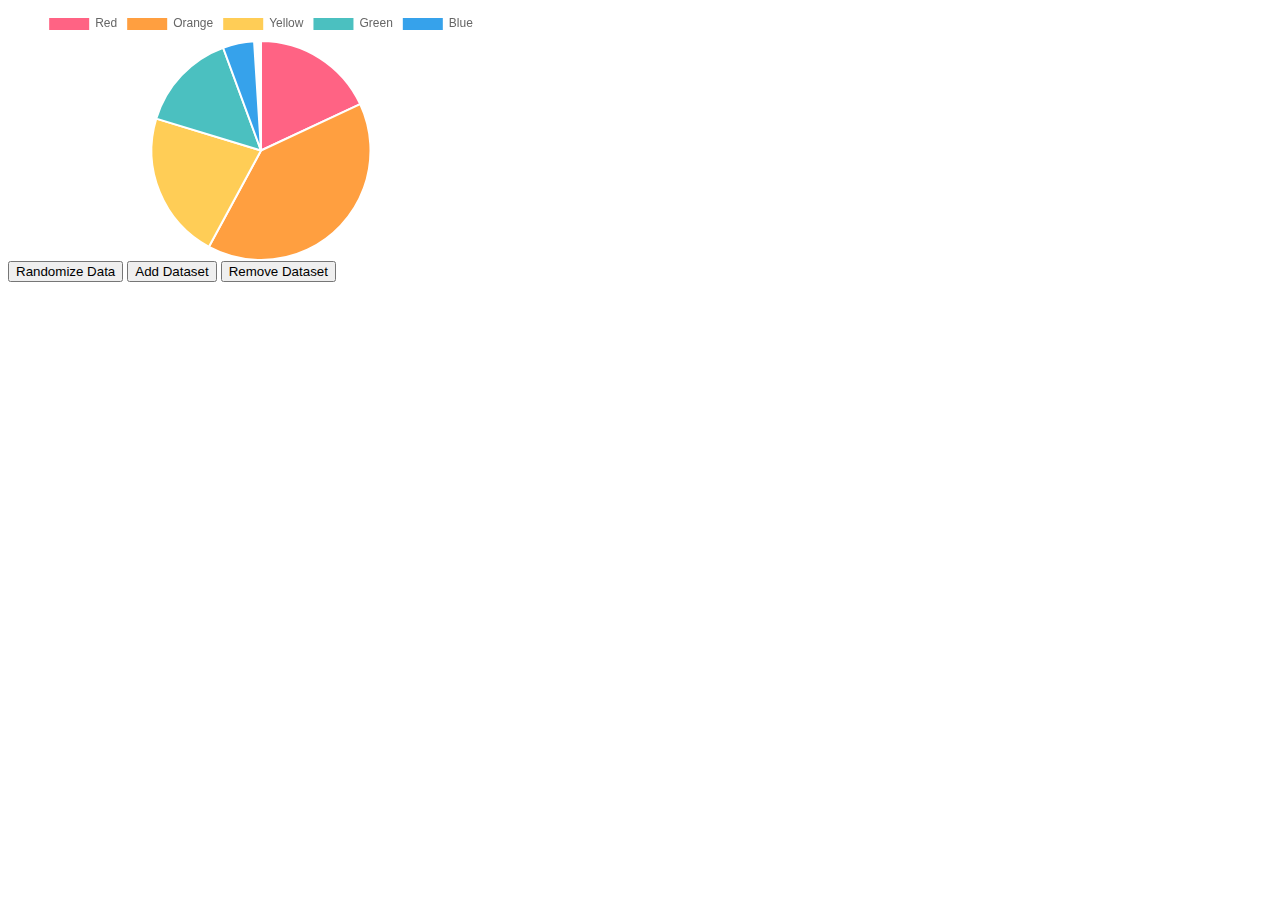
<file: js/Chart.js/samples/charts/pie.html>
<!doctype html>
<html>

<head>
	<title>Pie Chart</title>
	<script src="../../Chart.min.js"></script>
	<script src="../utils.js"></script>
</head>

<body>
	<div id="canvas-holder" style="width:40%">
		<canvas id="chart-area"></canvas>
	</div>
	<button id="randomizeData">Randomize Data</button>
	<button id="addDataset">Add Dataset</button>
	<button id="removeDataset">Remove Dataset</button>
	<script>
		var randomScalingFactor = function() {
			return Math.round(Math.random() * 100);
		};

		var config = {
			type: 'pie',
			data: {
				datasets: [{
					data: [
						randomScalingFactor(),
						randomScalingFactor(),
						randomScalingFactor(),
						randomScalingFactor(),
						randomScalingFactor(),
					],
					backgroundColor: [
						window.chartColors.red,
						window.chartColors.orange,
						window.chartColors.yellow,
						window.chartColors.green,
						window.chartColors.blue,
					],
					label: 'Dataset 1'
				}],
				labels: [
					'Red',
					'Orange',
					'Yellow',
					'Green',
					'Blue'
				]
			},
			options: {
				responsive: true
			}
		};

		window.onload = function() {
			var ctx = document.getElementById('chart-area').getContext('2d');
			window.myPie = new Chart(ctx, config);
		};

		document.getElementById('randomizeData').addEventListener('click', function() {
			config.data.datasets.forEach(function(dataset) {
				dataset.data = dataset.data.map(function() {
					return randomScalingFactor();
				});
			});

			window.myPie.update();
		});

		var colorNames = Object.keys(window.chartColors);
		document.getElementById('addDataset').addEventListener('click', function() {
			var newDataset = {
				backgroundColor: [],
				data: [],
				label: 'New dataset ' + config.data.datasets.length,
			};

			for (var index = 0; index < config.data.labels.length; ++index) {
				newDataset.data.push(randomScalingFactor());

				var colorName = colorNames[index % colorNames.length];
				var newColor = window.chartColors[colorName];
				newDataset.backgroundColor.push(newColor);
			}

			config.data.datasets.push(newDataset);
			window.myPie.update();
		});

		document.getElementById('removeDataset').addEventListener('click', function() {
			config.data.datasets.splice(0, 1);
			window.myPie.update();
		});
	</script>
</body>

</html>
</file>
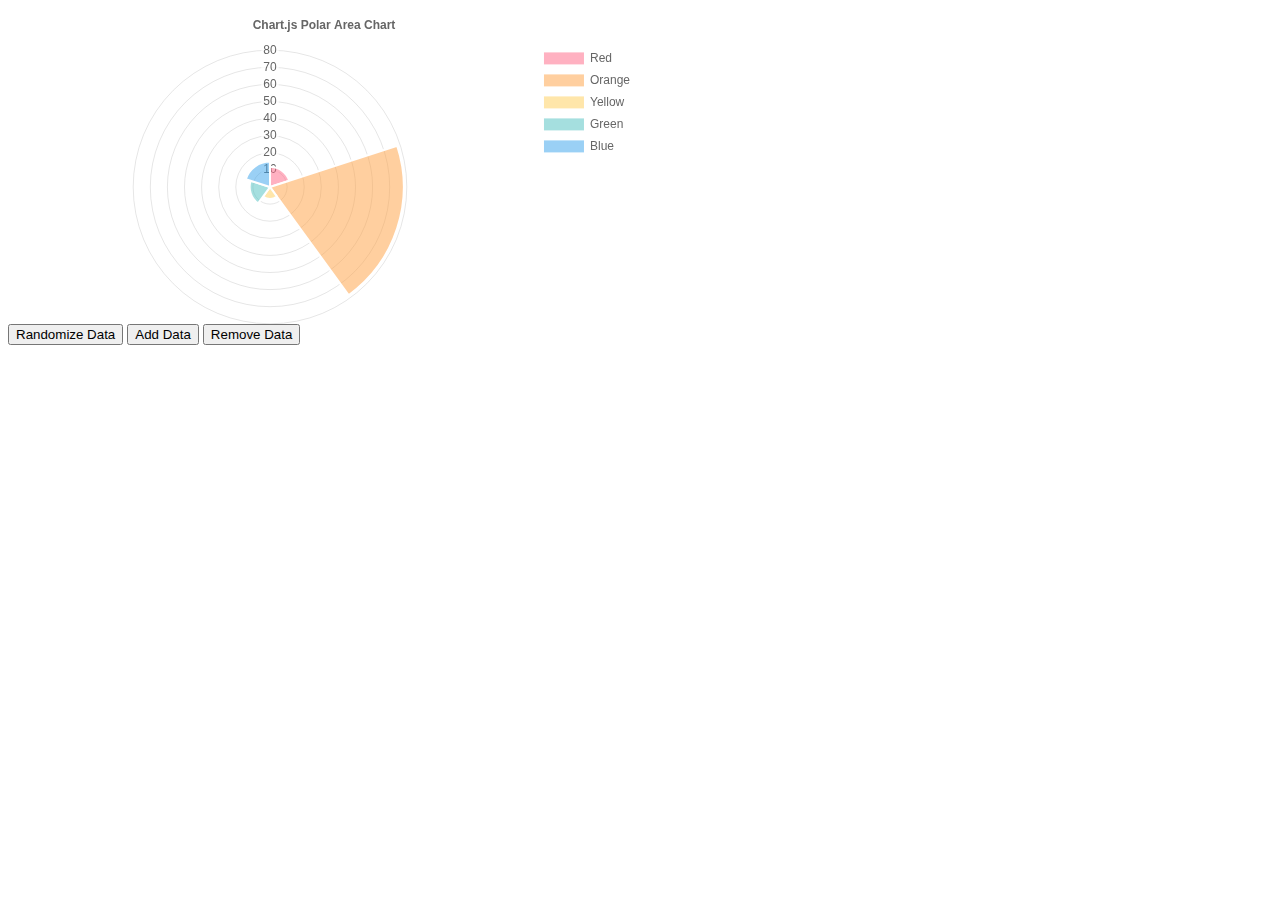
<file: js/Chart.js/samples/charts/polar-area.html>
<!doctype html>
<html>

<head>
	<title>Polar Area Chart</title>
	<script src="../../Chart.min.js"></script>
	<script src="../utils.js"></script>
	<style>
		canvas {
			-moz-user-select: none;
			-webkit-user-select: none;
			-ms-user-select: none;
		}
	</style>
</head>

<body>
	<div id="canvas-holder" style="width:50%">
		<canvas id="chart-area"></canvas>
	</div>
	<button id="randomizeData">Randomize Data</button>
	<button id="addData">Add Data</button>
	<button id="removeData">Remove Data</button>
	<script>
		var randomScalingFactor = function() {
			return Math.round(Math.random() * 100);
		};

		var chartColors = window.chartColors;
		var color = Chart.helpers.color;
		var config = {
			data: {
				datasets: [{
					data: [
						randomScalingFactor(),
						randomScalingFactor(),
						randomScalingFactor(),
						randomScalingFactor(),
						randomScalingFactor(),
					],
					backgroundColor: [
						color(chartColors.red).alpha(0.5).rgbString(),
						color(chartColors.orange).alpha(0.5).rgbString(),
						color(chartColors.yellow).alpha(0.5).rgbString(),
						color(chartColors.green).alpha(0.5).rgbString(),
						color(chartColors.blue).alpha(0.5).rgbString(),
					],
					label: 'My dataset' // for legend
				}],
				labels: [
					'Red',
					'Orange',
					'Yellow',
					'Green',
					'Blue'
				]
			},
			options: {
				responsive: true,
				legend: {
					position: 'right',
				},
				title: {
					display: true,
					text: 'Chart.js Polar Area Chart'
				},
				scale: {
					ticks: {
						beginAtZero: true
					},
					reverse: false
				},
				animation: {
					animateRotate: false,
					animateScale: true
				}
			}
		};

		window.onload = function() {
			var ctx = document.getElementById('chart-area');
			window.myPolarArea = Chart.PolarArea(ctx, config);
		};

		document.getElementById('randomizeData').addEventListener('click', function() {
			config.data.datasets.forEach(function(piece, i) {
				piece.data.forEach(function(value, j) {
					config.data.datasets[i].data[j] = randomScalingFactor();
				});
			});
			window.myPolarArea.update();
		});

		var colorNames = Object.keys(window.chartColors);
		document.getElementById('addData').addEventListener('click', function() {
			if (config.data.datasets.length > 0) {
				config.data.labels.push('data #' + config.data.labels.length);
				config.data.datasets.forEach(function(dataset) {
					var colorName = colorNames[config.data.labels.length % colorNames.length];
					dataset.backgroundColor.push(window.chartColors[colorName]);
					dataset.data.push(randomScalingFactor());
				});
				window.myPolarArea.update();
			}
		});
		document.getElementById('removeData').addEventListener('click', function() {
			config.data.labels.pop(); // remove the label first
			config.data.datasets.forEach(function(dataset) {
				dataset.backgroundColor.pop();
				dataset.data.pop();
			});
			window.myPolarArea.update();
		});
	</script>
</body>

</html>
</file>
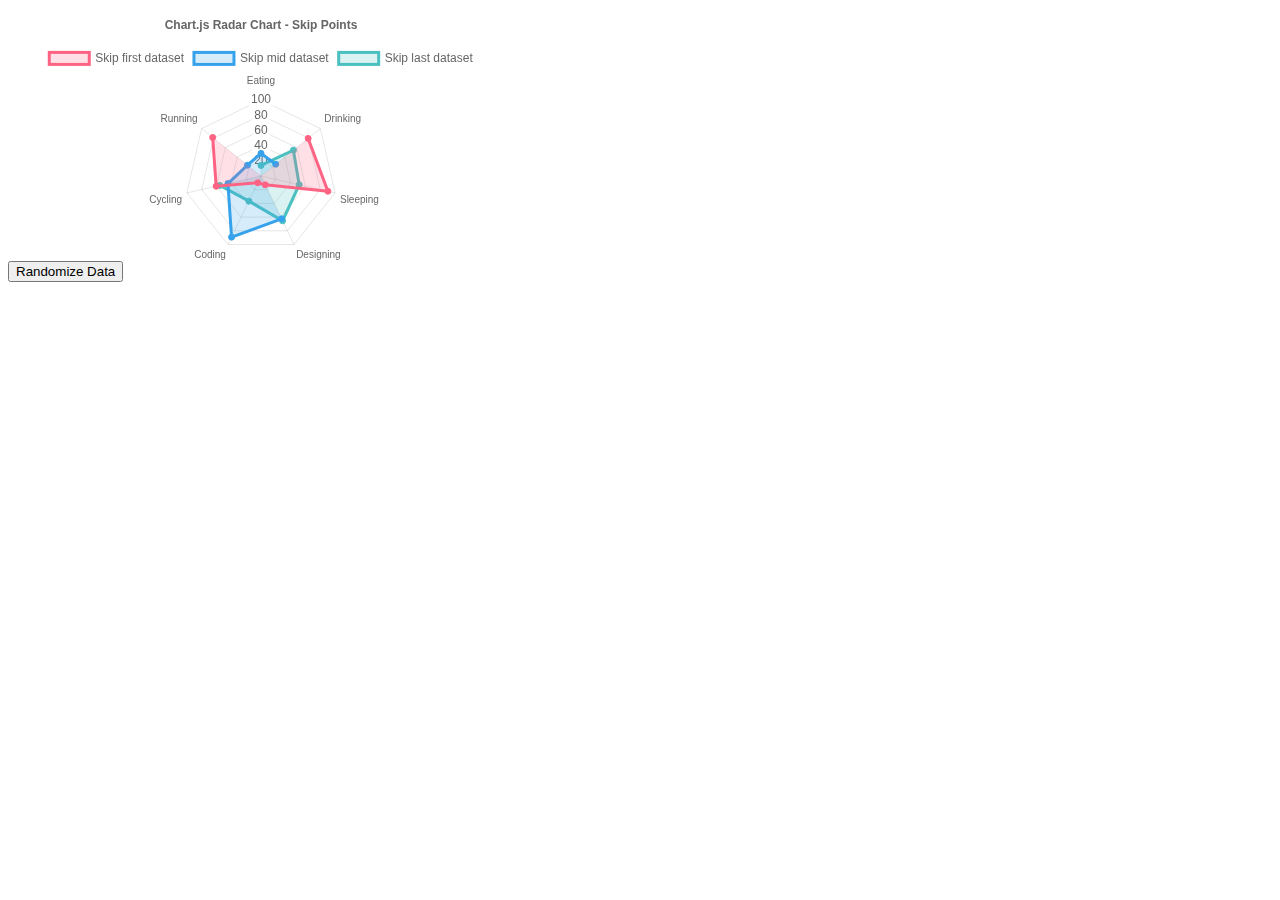
<file: js/Chart.js/samples/charts/radar-skip-points.html>
<!doctype html>
<html>

<head>
	<title>Radar Chart</title>
	<script src="../../Chart.min.js"></script>
	<script src="../utils.js"></script>
	<style>
		canvas {
			-moz-user-select: none;
			-webkit-user-select: none;
			-ms-user-select: none;
		}
	</style>
</head>

<body>
	<div style="width:40%">
		<canvas id="canvas"></canvas>
	</div>
	<button id="randomizeData">Randomize Data</button>
	<script>
		var randomScalingFactor = function() {
			return Math.round(Math.random() * 100);
		};

		var color = Chart.helpers.color;
		var config = {
			type: 'radar',
			data: {
				labels: ['Eating', 'Drinking', 'Sleeping', 'Designing', 'Coding', 'Cycling', 'Running'],
				datasets: [{
					label: 'Skip first dataset',
					borderColor: window.chartColors.red,
					backgroundColor: color(window.chartColors.red).alpha(0.2).rgbString(),
					pointBackgroundColor: window.chartColors.red,
					data: [
						NaN,
						randomScalingFactor(),
						randomScalingFactor(),
						randomScalingFactor(),
						randomScalingFactor(),
						randomScalingFactor(),
						randomScalingFactor()
					]
				}, {
					label: 'Skip mid dataset',
					borderColor: window.chartColors.blue,
					backgroundColor: color(window.chartColors.blue).alpha(0.2).rgbString(),
					pointBackgroundColor: window.chartColors.blue,
					data: [
						randomScalingFactor(),
						randomScalingFactor(),
						NaN,
						randomScalingFactor(),
						randomScalingFactor(),
						randomScalingFactor(),
						randomScalingFactor()
					]
				}, {
					label: 'Skip last dataset',
					borderColor: window.chartColors.green,
					backgroundColor: color(window.chartColors.green).alpha(0.2).rgbString(),
					pointBackgroundColor: window.chartColors.green,
					data: [
						randomScalingFactor(),
						randomScalingFactor(),
						randomScalingFactor(),
						randomScalingFactor(),
						randomScalingFactor(),
						randomScalingFactor(),
						NaN
					]
				}]
			},
			options: {
				title: {
					display: true,
					text: 'Chart.js Radar Chart - Skip Points'
				},
				elements: {
					line: {
						tension: 0.0,
					}
				},
				scale: {
					beginAtZero: true,
				}
			}
		};

		window.onload = function() {
			window.myRadar = new Chart(document.getElementById('canvas'), config);
		};

		document.getElementById('randomizeData').addEventListener('click', function() {
			config.data.datasets.forEach(function(dataset) {
				dataset.data = dataset.data.map(function() {
					return randomScalingFactor();
				});

			});

			window.myRadar.update();
		});
	</script>
</body>

</html>
</file>
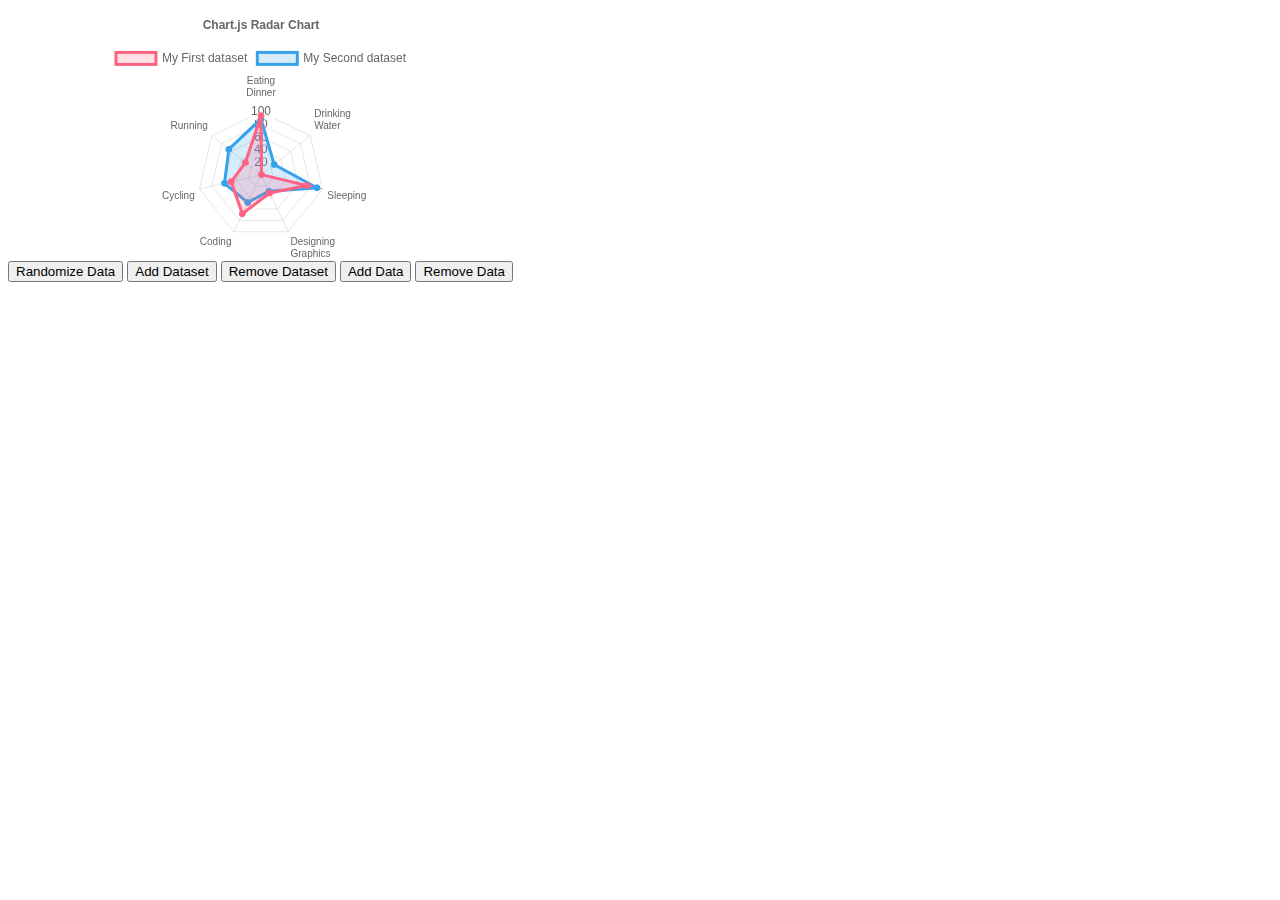
<file: js/Chart.js/samples/charts/radar.html>
<!doctype html>
<html>

<head>
	<title>Radar Chart</title>
	<script src="../../Chart.min.js"></script>
	<script src="../utils.js"></script>
	<style>
		canvas {
			-moz-user-select: none;
			-webkit-user-select: none;
			-ms-user-select: none;
		}
	</style>
</head>

<body>
	<div style="width:40%">
		<canvas id="canvas"></canvas>
	</div>
	<button id="randomizeData">Randomize Data</button>
	<button id="addDataset">Add Dataset</button>
	<button id="removeDataset">Remove Dataset</button>
	<button id="addData">Add Data</button>
	<button id="removeData">Remove Data</button>
	<script>
		var randomScalingFactor = function() {
			return Math.round(Math.random() * 100);
		};

		var color = Chart.helpers.color;
		var config = {
			type: 'radar',
			data: {
				labels: [['Eating', 'Dinner'], ['Drinking', 'Water'], 'Sleeping', ['Designing', 'Graphics'], 'Coding', 'Cycling', 'Running'],
				datasets: [{
					label: 'My First dataset',
					backgroundColor: color(window.chartColors.red).alpha(0.2).rgbString(),
					borderColor: window.chartColors.red,
					pointBackgroundColor: window.chartColors.red,
					data: [
						randomScalingFactor(),
						randomScalingFactor(),
						randomScalingFactor(),
						randomScalingFactor(),
						randomScalingFactor(),
						randomScalingFactor(),
						randomScalingFactor()
					]
				}, {
					label: 'My Second dataset',
					backgroundColor: color(window.chartColors.blue).alpha(0.2).rgbString(),
					borderColor: window.chartColors.blue,
					pointBackgroundColor: window.chartColors.blue,
					data: [
						randomScalingFactor(),
						randomScalingFactor(),
						randomScalingFactor(),
						randomScalingFactor(),
						randomScalingFactor(),
						randomScalingFactor(),
						randomScalingFactor()
					]
				}]
			},
			options: {
				legend: {
					position: 'top',
				},
				title: {
					display: true,
					text: 'Chart.js Radar Chart'
				},
				scale: {
					ticks: {
						beginAtZero: true
					}
				}
			}
		};

		window.onload = function() {
			window.myRadar = new Chart(document.getElementById('canvas'), config);
		};

		document.getElementById('randomizeData').addEventListener('click', function() {
			config.data.datasets.forEach(function(dataset) {
				dataset.data = dataset.data.map(function() {
					return randomScalingFactor();
				});
			});

			window.myRadar.update();
		});

		var colorNames = Object.keys(window.chartColors);
		document.getElementById('addDataset').addEventListener('click', function() {
			var colorName = colorNames[config.data.datasets.length % colorNames.length];
			var newColor = window.chartColors[colorName];

			var newDataset = {
				label: 'Dataset ' + config.data.datasets.length,
				borderColor: newColor,
				backgroundColor: color(newColor).alpha(0.2).rgbString(),
				pointBackgroundColor: newColor,
				data: [],
			};

			for (var index = 0; index < config.data.labels.length; ++index) {
				newDataset.data.push(randomScalingFactor());
			}

			config.data.datasets.push(newDataset);
			window.myRadar.update();
		});

		document.getElementById('addData').addEventListener('click', function() {
			if (config.data.datasets.length > 0) {
				config.data.labels.push('dataset #' + config.data.labels.length);

				config.data.datasets.forEach(function(dataset) {
					dataset.data.push(randomScalingFactor());
				});

				window.myRadar.update();
			}
		});

		document.getElementById('removeDataset').addEventListener('click', function() {
			config.data.datasets.splice(0, 1);
			window.myRadar.update();
		});

		document.getElementById('removeData').addEventListener('click', function() {
			config.data.labels.pop(); // remove the label first

			config.data.datasets.forEach(function(dataset) {
				dataset.data.pop();
			});

			window.myRadar.update();
		});
	</script>
</body>

</html>
</file>
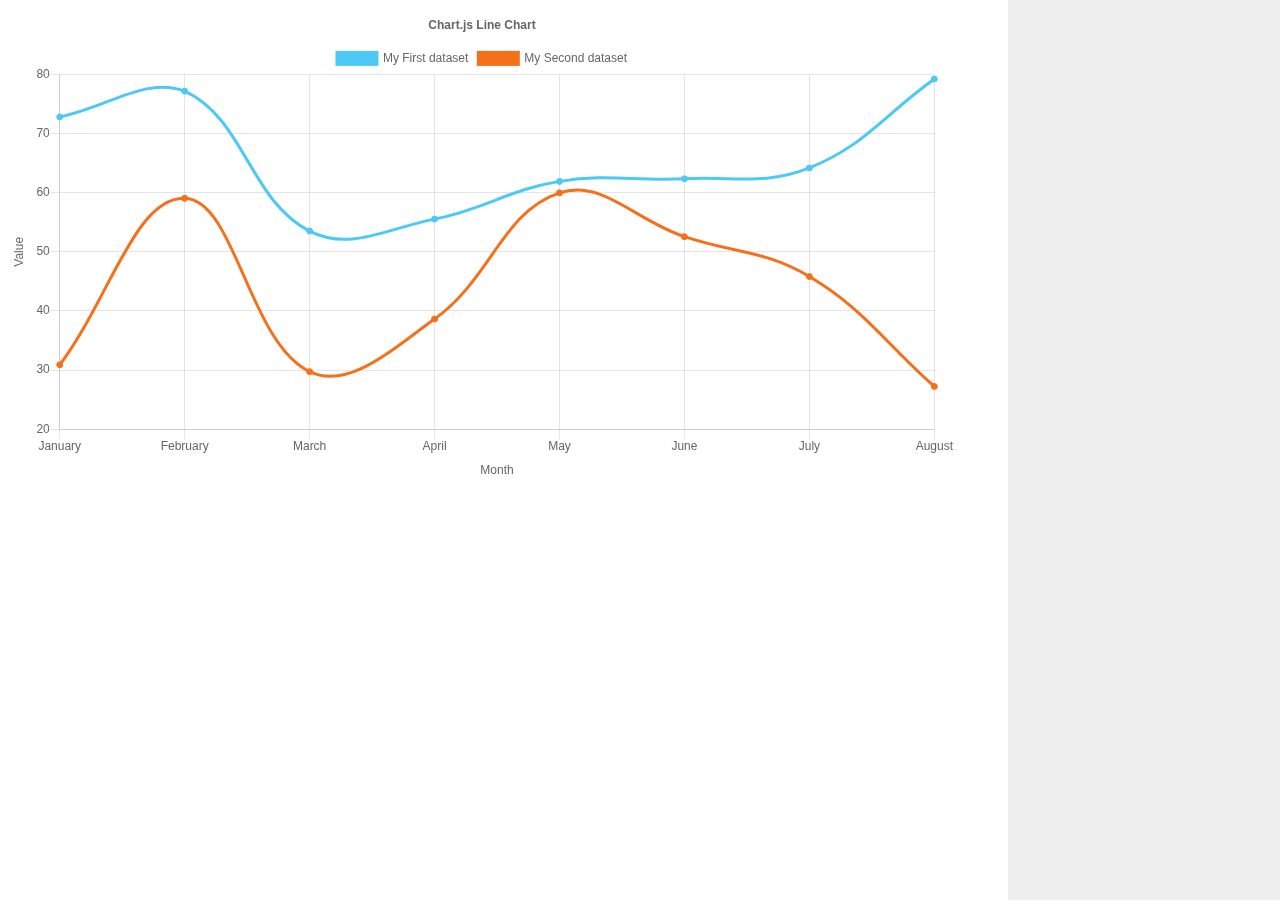
<file: js/Chart.js/samples/legend/callbacks.html>
<!doctype html>
<html>
<head>
	<title>Legend Callbacks</title>
	<script src="../../Chart.min.js"></script>
	<script src="../utils.js"></script>
	<style>
		body, html {
			height: 100%;
			font-family: sans-serif;
		}
		canvas{
			-moz-user-select: none;
			-webkit-user-select: none;
			-ms-user-select: none;
		}

		#log {
			position: absolute;
			right: 0;
			top: 0;
			bottom: 0;
			background-color: #EEE;
			float: right;
			width: 20%;
			padding: 8px;
			overflow-y: auto;
			white-space: pre;
			line-height: 1.5em;
		}
	</style>
</head>

<body>
	<div id="log"></div>
	<div style="width:75%;">
		<canvas id="canvas"></canvas>
	</div>
	<script>
		var logEntry = 1;
		var logElement = document.getElementById('log');
		var utils = Samples.utils;
		var inputs = {
			min: 20,
			max: 80,
			count: 8,
			decimals: 2,
			continuity: 1
		};
		var config;

		function log(text) {
			logElement.innerText += logEntry + '. ' + text + '\n';
			logElement.scrollTop = logElement.scrollHeight;
			logEntry++;
		}

		function generateData() {
			return utils.numbers(inputs);
		}
		function generateLabels() {
			return utils.months({count: inputs.count});
		}

		utils.srand(42);

		config = {
			type: 'line',
			data: {
				labels: generateLabels(),
				datasets: [{
					label: 'My First dataset',
					backgroundColor: utils.color(0),
					borderColor: utils.color(0),
					data: generateData(),
					fill: false,
				}, {
					label: 'My Second dataset',
					fill: false,
					backgroundColor: utils.color(1),
					borderColor: utils.color(1),
					data: generateData(),
				}]
			},
			options: {
				legend: {
					onHover: function(event, legendItem) {
						log('onHover: ' + legendItem.text);
					},
					onLeave: function(event, legendItem) {
						log('onLeave: ' + legendItem.text);
					},
					onClick: function(event, legendItem) {
						log('onClick:' + legendItem.text);
					}
				},
				title: {
					display: true,
					text: 'Chart.js Line Chart'
				},
				scales: {
					xAxes: [{
						display: true,
						scaleLabel: {
							display: true,
							labelString: 'Month'
						}
					}],
					yAxes: [{
						display: true,
						scaleLabel: {
							display: true,
							labelString: 'Value'
						}
					}]
				}
			}
		};

		new Chart(document.getElementById('canvas'), config);
	</script>
</body>

</html>
</file>
<file: js/Chart.js/samples/style.css>
@import url('https://fonts.googleapis.com/css?family=Lato:100,300,400,700,900');

body, html {
	color: #333538;
	font-family: 'Lato', sans-serif;
	line-height: 1.6;
	padding: 0;
	margin: 0;
}

a {
	color: #f27173;
	text-decoration: none;
}

a:hover {
	color: #e25f5f;
	text-decoration: underline;
}

.content {
	max-width: 800px;
	margin: auto;
	padding: 16px 32px;
}

.header {
	text-align: center;
	padding: 32px 0;
}

.wrapper {
	min-height: 400px;
	padding: 16px 0;
	position: relative;
}

.wrapper.col-2 {
	display: inline-block;
	min-height: 256px;
	width: 49%;
}

@media (max-width: 400px) {
	.wrapper.col-2 {
		width: 100%
	}
}

.wrapper canvas {
	-moz-user-select: none;
	-webkit-user-select: none;
	-ms-user-select: none;
}

.toolbar {
	display: flex;
}

.toolbar > * {
	margin: 0 8px 0 0;
}

.btn {
	background-color: #aaa;
	border-radius: 4px;
	color: white;
	padding: 0.25rem 0.75rem;
}

.btn .fa {
	font-size: 1rem;
}

.btn:hover {
	background-color: #888;
	color: white;
	text-decoration: none;
}

.btn-chartjs { background-color: #f27173; }
.btn-chartjs:hover { background-color: #e25f5f; }
.btn-docs:hover { background-color: #2793db; }
.btn-docs { background-color: #36A2EB; }
.btn-docs:hover { background-color: #2793db; }
.btn-gh { background-color: #444; }
.btn-gh:hover { background-color: #333; }

.btn-on {
	border-style: inset;
}

.chartjs-title {
	font-size: 2rem;
	font-weight: 600;
	white-space: nowrap;
}

.chartjs-title::before {
	background-image: url(logo.svg);
	background-position: left center;
	background-repeat: no-repeat;
	background-size: 40px;
	content: 'Chart.js | ';
	color: #f27173;
	font-weight: 600;
	padding-left: 48px;
}

.chartjs-caption {
	font-size: 1.2rem;
}

.chartjs-links {
	display: flex;
	justify-content: center;
	padding: 8px 0;
}

.chartjs-links a {
	align-items: center;
	display: flex;
	font-size: 0.9rem;
	margin: 0.2rem;
}

.chartjs-links .fa:before {
	margin-right: 0.5em;
}

.samples-category {
	display: inline-block;
	margin-bottom: 32px;
	vertical-align: top;
	width: 25%;
}

.samples-category > .title {
	color: #aaa;
	font-weight: 300;
	font-size: 1.5rem;
}

.samples-category:hover > .title {
	color: black;
}

.samples-category > .items {
	padding: 8px 0;
}

.samples-entry {
	padding: 0 0 4px 0;
}

.samples-entry > .title {
	font-weight: 700;
}

@media (max-width: 640px) {
	.samples-category { width: 33%; }
}

@media (max-width: 512px) {
	.samples-category { width: 50%; }
}

@media (max-width: 420px) {
	.chartjs-caption { font-size: 1.05rem; }
	.chartjs-title::before { content: ''; }
	.chartjs-links a { flex-direction: column; }
	.chartjs-links .fa { margin: 0 }
	.samples-category { width: 100%; }
}

.analyser table {
	color: #333;
	font-size: 0.9rem;
	margin: 8px 0;
	width: 100%
}

.analyser th {
	background-color: #f0f0f0;
	padding: 2px;
}

.analyser td {
	padding: 2px;
	text-align: center;
}
</file>
<file: porto/css/tiny-slider.css>
.tns-outer{padding:0 !important}.tns-outer [hidden]{display:none !important}.tns-outer [aria-controls],.tns-outer [data-action]{cursor:pointer}.tns-slider{-webkit-transition:all 0s;-moz-transition:all 0s;transition:all 0s}.tns-slider>.tns-item{-webkit-box-sizing:border-box;-moz-box-sizing:border-box;box-sizing:border-box}.tns-horizontal.tns-subpixel{white-space:nowrap}.tns-horizontal.tns-subpixel>.tns-item{display:inline-block;vertical-align:top;white-space:normal}.tns-horizontal.tns-no-subpixel:after{content:'';display:table;clear:both}.tns-horizontal.tns-no-subpixel>.tns-item{float:left}.tns-horizontal.tns-carousel.tns-no-subpixel>.tns-item{margin-right:-100%}.tns-no-calc{position:relative;left:0}.tns-gallery{position:relative;left:0;min-height:1px}.tns-gallery>.tns-item{position:absolute;left:-100%;-webkit-transition:transform 0s, opacity 0s;-moz-transition:transform 0s, opacity 0s;transition:transform 0s, opacity 0s}.tns-gallery>.tns-slide-active{position:relative;left:auto !important}.tns-gallery>.tns-moving{-webkit-transition:all 0.25s;-moz-transition:all 0.25s;transition:all 0.25s}.tns-autowidth{display:inline-block}.tns-lazy-img{-webkit-transition:opacity 0.6s;-moz-transition:opacity 0.6s;transition:opacity 0.6s;opacity:0.6}.tns-lazy-img.tns-complete{opacity:1}.tns-ah{-webkit-transition:height 0s;-moz-transition:height 0s;transition:height 0s}.tns-ovh{overflow:hidden}.tns-visually-hidden{position:absolute;left:-10000em}.tns-transparent{opacity:0;visibility:hidden}.tns-fadeIn{opacity:1;filter:alpha(opacity=100);z-index:0}.tns-normal,.tns-fadeOut{opacity:0;filter:alpha(opacity=0);z-index:-1}.tns-vpfix{white-space:nowrap}.tns-vpfix>div,.tns-vpfix>li{display:inline-block}.tns-t-subp2{margin:0 auto;width:310px;position:relative;height:10px;overflow:hidden}.tns-t-ct{width:2333.3333333%;width:-webkit-calc(100% * 70 / 3);width:-moz-calc(100% * 70 / 3);width:calc(100% * 70 / 3);position:absolute;right:0}.tns-t-ct:after{content:'';display:table;clear:both}.tns-t-ct>div{width:1.4285714%;width:-webkit-calc(100% / 70);width:-moz-calc(100% / 70);width:calc(100% / 70);height:10px;float:left}

/*# sourceMappingURL=sourcemaps/tiny-slider.css.map */
</file>
<file: porto/css/style.min.css>
@import"https://fonts.googleapis.com/css2?family=Poppins:wght@200;300;400;500;600;700;800&display=swap";@import"https://fonts.googleapis.com/css2?family=Roboto:wght@400;500;700;900&display=swap";@media(min-width: 200px)and (max-width: 1024px){.navbar-custom{margin-top:0px;padding:10px 0px !important;color:#fff !important;background:#fff}.navbar-custom .navbar-nav{margin-left:0px}.navbar-custom .navbar-nav li.active{border-color:transparent}.navbar-custom .navbar-nav li a{transition:all .4s;margin:6px;color:#1c2f50 !important;padding:6px 0}.navbar-custom>.container{width:90%}.home-title{font-size:36px}.navbar-white .navbar-toggler{color:#1c2f50 !important}.navbar-custom .navbar-nav li.active a,.navbar-custom .navbar-nav li a:hover,.navbar-custom .navbar-nav li a:active{color:#2fb4ae !important}.navbar-toggler{font-size:24px;margin-top:0px;margin-bottom:0px}.navbar-toggler:focus{box-shadow:none}.carousel-indicators{right:0}.logo .logo-light{display:none}.logo .logo-dark{display:inline-block}}@media(min-width: 1200px){.container{max-width:1140px !important}}@media(max-width: 768px){.PageBackToWork-heading-itText{display:inline-block;font-size:50px}}.navbar{transition:all .5s ease;padding:0;background-color:transparent;padding:8px 0}.navbar .navbar-nav .nav-link{color:rgba(0,0,0,.7);font-size:13px;background-color:transparent;padding:28px 20px;text-transform:uppercase;transition:all .3s ease;position:relative;font-weight:600}.navbar .navbar-nav .nav-link:hover,.navbar .navbar-nav .nav-link:active,.navbar .navbar-nav .nav-link.active,.navbar .navbar-nav .nav-link:focus{color:#2fb4ae}.navbar .navbar-dark .navbar-nav .nav-link{color:rgba(28,47,80,.7) !important}.navbar .navbar-dark .navbar-nav .nav-link:hover,.navbar .navbar-dark .navbar-nav .nav-link:active,.navbar .navbar-dark .navbar-nav .nav-link.active,.navbar .navbar-dark .navbar-nav .nav-link:focus{color:#000 !important}.navbar .navbar-toggler{padding:0px;border:none;font-size:24px}.navbar .navbar-toggler:focus{box-shadow:none}.navbar .logo .logo-light{display:none}.navbar .logo .logo-dark{display:block}.nav-white .navbar-nav .nav-link{color:rgba(255,255,255,.8)}.nav-white .navbar-nav .nav-link:hover,.nav-white .navbar-nav .nav-link:active,.nav-white .navbar-nav .nav-link.active{color:#2fb4ae}.dropdown-item:hover,.dropdown-item.active,.dropdown-item:active{color:#2fb4ae;background-color:#fff}.nav-sticky.navbar{background:#fff;margin-top:0px;box-shadow:0px 3px 10px 0px rgba(28,47,80,.08);padding:0}.nav-sticky .nav-link{color:rgba(28,47,80,.6) !important}.nav-sticky .nav-link:hover,.nav-sticky .nav-link.active,.nav-sticky .nav-link:active{color:#2fb4ae !important}.nav-sticky .nav-brand-logo .logo-dark{display:inline-block}.nav-sticky .nav-brand-logo .logo-light{display:none}@media(max-width: 768px){.navbar{margin-top:0px}}@media only screen and (min-width: 1600px){.container-fluid{padding-right:200px;padding-left:200px}}@media(max-width: 992px){.navbar .navbar-nav .nav-item .nav-link{padding:12px 15px}.navbar-collapse{max-height:430px;padding:0;position:absolute;left:0px;right:0px;top:55px;background:#fff;box-shadow:0px 8px 8px -6px rgba(28,47,80,.08)}.navbar{background-color:#fff !important;padding:16px 0}.nav-sticky.navbar{padding:16px 0}.nav-white .navbar-nav .nav-link{color:rgba(0,0,0,.8)}}textarea.form-control{min-height:calc(3.5em + 1.75rem + 5px)}body[data-layout-mode=dark] .navbar{background-color:transparent !important}body[data-layout-mode=dark] .navbar .navbar-nav .nav-link{color:#fff !important}body[data-layout-mode=dark] .navbar .navbar-nav .nav-link:hover,body[data-layout-mode=dark] .navbar .navbar-nav .nav-link:active,body[data-layout-mode=dark] .navbar .navbar-nav .nav-link.active{color:#2fb4ae !important}body[data-layout-mode=dark] .navbar .navbar-toggler i{font-size:24px;margin-top:0px;margin-bottom:0px;color:#fff !important}body[data-layout-mode=dark] .navbar .logo .logo-light{display:block !important}body[data-layout-mode=dark] .navbar .logo .logo-dark{display:none !important}body[data-layout-mode=dark] .navbar .navbar-dark .navbar-nav .nav-link{color:rgba(255,255,255,.5) !important}body[data-layout-mode=dark] .navbar .navbar-dark .navbar-nav .nav-link:hover,body[data-layout-mode=dark] .navbar .navbar-dark .navbar-nav .nav-link:active,body[data-layout-mode=dark] .navbar .navbar-dark .navbar-nav .nav-link.active,body[data-layout-mode=dark] .navbar .navbar-dark .navbar-nav .nav-link:focus{color:#fff !important}body[data-layout-mode=dark] .nav-sticky,body[data-layout-mode=dark].navbar{background-color:#303841 !important}body[data-layout-mode=dark] .nav-sticky .navbar-toggler i,body[data-layout-mode=dark].navbar .navbar-toggler i{font-size:24px;margin-top:0px;margin-bottom:0px;color:#fff !important}body[data-layout-mode=dark] .nav-sticky .navbar-nav .nav-link,body[data-layout-mode=dark].navbar .navbar-nav .nav-link{color:#f8f9fa}body[data-layout-mode=dark] .nav-sticky .navbar-nav .nav-link:hover,body[data-layout-mode=dark] .nav-sticky .navbar-nav .nav-link.active,body[data-layout-mode=dark].navbar .navbar-nav .nav-link:hover,body[data-layout-mode=dark].navbar .navbar-nav .nav-link.active{color:#2fb4ae}body[data-layout-mode=dark] .nav-sticky .navbar-brand,body[data-layout-mode=dark].navbar .navbar-brand{color:#2fb4ae;font-weight:600;font-size:26px}body[data-layout-mode=dark] .nav-sticky .navbar-brand span,body[data-layout-mode=dark].navbar .navbar-brand span{color:#fff;font-weight:800}@media(max-width: 992px){body[data-layout-mode=dark] .navbar{background-color:#343f4b !important}body[data-layout-mode=dark] .navbar-collapse{background-color:#343f4b !important}body[data-layout-mode=dark] .nav-sticky .navbar-collapse{background-color:#303841 !important}}.text-primary{color:#2fb4ae !important}.bg-primary{background-color:#2fb4ae !important}.text-secondary{color:#ff7f51 !important}.bg-secondary{background-color:#ff7f51 !important}.text-success{color:#14c5a2 !important}.bg-success{background-color:#14c5a2 !important}.text-info{color:#49c6e5 !important}.bg-info{background-color:#49c6e5 !important}.text-warning{color:#ffcd00 !important}.bg-warning{background-color:#ffcd00 !important}.text-danger{color:#c71f1f !important}.bg-danger{background-color:#c71f1f !important}.text-light{color:#fbfbff !important}.bg-light{background-color:#fbfbff !important}.text-dark{color:#1c2f50 !important}.bg-dark{background-color:#1c2f50 !important}.text-muted{color:#979797 !important}.bg-muted{background-color:#979797 !important}.text-white{color:#fff !important}.bg-white{background-color:#fff !important}.section{padding-top:120px;padding-bottom:120px;position:relative}.fs-10{font-size:10px !important}.fs-11{font-size:11px !important}.fs-12{font-size:12px !important}.fs-13{font-size:13px !important}.fs-14{font-size:14px !important}.fs-15{font-size:15px !important}.fs-16{font-size:16px !important}.fs-17{font-size:17px !important}.fs-18{font-size:18px !important}.fs-19{font-size:19px !important}.fs-20{font-size:20px !important}.fs-21{font-size:21px !important}.fs-22{font-size:22px !important}.fs-23{font-size:23px !important}.fs-24{font-size:24px !important}.fs-30{font-size:30px !important}.fs-32{font-size:32px !important}.fs-36{font-size:36px !important}.fs-40{font-size:40px !important}.fs-48{font-size:48px !important}.fs-50{font-size:50px !important}.fw-semibold{font-weight:500}.fw-bold{font-weight:700}.box-shadow{box-shadow:0px 3px 10px 0px rgba(28,47,80,.08)}.ls-1{letter-spacing:1px}.bg-overlay{background-color:rgba(22,36,34,.6);position:absolute;top:0;right:0;left:0;bottom:0;width:100%;height:100%}.bg-overlay-white{background-color:rgba(255,255,255,.65);position:absolute;top:0;right:0;left:0;bottom:0;width:100%;height:100%}.avatar-xs{height:2rem;width:2rem;line-height:2rem}.avatar-sm{height:3rem;width:3rem;line-height:3rem}.avatar-md{height:4rem;width:4rem;line-height:4rem}.avatar-lg{height:4.5rem;width:4.5rem}.avatar-xl{height:6rem;width:6rem}.avatar-xxl{height:8rem;width:8rem}.btn-sm{padding:7px 16px;font-size:10px}.para-width{max-width:600px}.modal .modal-dialog .btn-close{width:26px;height:26px;background-color:#fff;border-radius:5px;position:absolute;top:10px;right:10px;z-index:3;opacity:0;transition:all .3s ease-in-out}.modal .modal-dialog:hover .btn-close{opacity:.5}.para-width{max-width:650px}body{font-family:"Roboto",sans-serif;overflow-x:hidden !important;color:#1c2f50}body.modal-open{padding-right:0px !important}body.modal-open .navbar{padding-right:0px !important}h1,h2,h3,h4,h5,h6{font-family:"Poppins",sans-serif;font-weight:600;line-height:1.4}.btn,.btn:focus,button,button:focus{outline:none !important}a{text-decoration:none !important;outline:none}p{font-size:16px;line-height:25px}html{scroll-padding-top:110;scroll-behavior:smooth}.row>*{position:relative}hr{opacity:.15 !important}@media(max-width: 768px){.navbar-custom{margin-top:0px;padding:10px 0px !important;background-color:#fff !important;box-shadow:0px 3px 10px 0px rgba(28,47,80,.08);color:#fff !important}.navbar-toggler i{font-size:24px;margin-top:0px;margin-bottom:0px;color:#1c2f50}.bg-home{height:auto}.nav-sticky.navbar-custom .navbar-nav li a{color:#fff !important}.nav-sticky .logo{color:#fff !important}.navbar-custom>.container{width:90%}.clients-img{display:none}}.btn{padding:10px 36px;font-size:15px;font-weight:500;transition:all .5s ease;position:relative}.btn:focus{box-shadow:none}.bg-primary{background-color:#2fb4ae !important}.bg-soft-primary{background-color:rgba(47,180,174,.2) !important}.text-primary{color:#2fb4ae !important}.border-primary{border-color:#2fb4ae !important}.icon-dual-primary{color:#2fb4ae;fill:rgba(47,180,174,.2)}.btn-primary{background:#2fb4ae !important;color:#fff;border-color:#2fb4ae !important;border:1px solid}.btn-primary:hover,.btn-primary:focus,.btn-primary:active,.btn-primary.active,.btn-primary.focus,.btn-primary:not(:disabled):not(.disabled):active,.btn-primary:not(:disabled):not(.disabled):active:focus,.btn-primary .open>.dropdown-toggle.btn-primary{background:#2ba49e;border-color:#2ba49e;box-shadow:none !important}.btn-outline-primary{color:#2fb4ae;border-color:#2fb4ae;border:1px solid}.btn-outline-primary:hover,.btn-outline-primary:focus,.btn-outline-primary:active,.btn-outline-primary.active,.btn-outline-primary.focus,.btn-outline-primary:not(:disabled):not(.disabled):active,.btn-outline-primary:not(:disabled):not(.disabled):active:focus,.btn-outline-primary .open>.dropdown-toggle.btn-primary{background:#2fb4ae;border-color:#2fb4ae;box-shadow:none !important}.bg-secondary{background-color:#FF7F51 !important}.bg-soft-secondary{background-color:rgba(255,127,81,.2) !important}.text-secondary{color:#FF7F51 !important}.border-secondary{border-color:#FF7F51 !important}.icon-dual-secondary{color:#ff7f51;fill:rgba(255,127,81,.2)}.btn-secondary{background:#FF7F51 !important;color:#fff;border-color:#FF7F51 !important;border:1px solid}.btn-secondary:hover,.btn-secondary:focus,.btn-secondary:active,.btn-secondary.active,.btn-secondary.focus,.btn-secondary:not(:disabled):not(.disabled):active,.btn-secondary:not(:disabled):not(.disabled):active:focus,.btn-secondary .open>.dropdown-toggle.btn-primary{background:#ff703d;border-color:#ff703d;box-shadow:none !important}.btn-outline-secondary{color:#FF7F51;border-color:#FF7F51;border:1px solid}.btn-outline-secondary:hover,.btn-outline-secondary:focus,.btn-outline-secondary:active,.btn-outline-secondary.active,.btn-outline-secondary.focus,.btn-outline-secondary:not(:disabled):not(.disabled):active,.btn-outline-secondary:not(:disabled):not(.disabled):active:focus,.btn-outline-secondary .open>.dropdown-toggle.btn-primary{background:#ff7f51;border-color:#ff7f51;box-shadow:none !important}.bg-success{background-color:#14c5a2 !important}.bg-soft-success{background-color:rgba(20,197,162,.2) !important}.text-success{color:#14c5a2 !important}.border-success{border-color:#14c5a2 !important}.icon-dual-success{color:#14c5a2;fill:rgba(20,197,162,.2)}.btn-success{background:#14c5a2 !important;color:#fff;border-color:#14c5a2 !important;border:1px solid}.btn-success:hover,.btn-success:focus,.btn-success:active,.btn-success.active,.btn-success.focus,.btn-success:not(:disabled):not(.disabled):active,.btn-success:not(:disabled):not(.disabled):active:focus,.btn-success .open>.dropdown-toggle.btn-primary{background:#12b293;border-color:#12b293;box-shadow:none !important}.btn-outline-success{color:#14c5a2;border-color:#14c5a2;border:1px solid}.btn-outline-success:hover,.btn-outline-success:focus,.btn-outline-success:active,.btn-outline-success.active,.btn-outline-success.focus,.btn-outline-success:not(:disabled):not(.disabled):active,.btn-outline-success:not(:disabled):not(.disabled):active:focus,.btn-outline-success .open>.dropdown-toggle.btn-primary{background:#14c5a2;border-color:#14c5a2;box-shadow:none !important}.bg-info{background-color:#49c6e5 !important}.bg-soft-info{background-color:rgba(73,198,229,.2) !important}.text-info{color:#49c6e5 !important}.border-info{border-color:#49c6e5 !important}.icon-dual-info{color:#49c6e5;fill:rgba(73,198,229,.2)}.btn-info{background:#49c6e5 !important;color:#fff;border-color:#49c6e5 !important;border:1px solid}.btn-info:hover,.btn-info:focus,.btn-info:active,.btn-info.active,.btn-info.focus,.btn-info:not(:disabled):not(.disabled):active,.btn-info:not(:disabled):not(.disabled):active:focus,.btn-info .open>.dropdown-toggle.btn-primary{background:#37c0e2;border-color:#37c0e2;box-shadow:none !important}.btn-outline-info{color:#49c6e5;border-color:#49c6e5;border:1px solid}.btn-outline-info:hover,.btn-outline-info:focus,.btn-outline-info:active,.btn-outline-info.active,.btn-outline-info.focus,.btn-outline-info:not(:disabled):not(.disabled):active,.btn-outline-info:not(:disabled):not(.disabled):active:focus,.btn-outline-info .open>.dropdown-toggle.btn-primary{background:#49c6e5;border-color:#49c6e5;box-shadow:none !important}.bg-warning{background-color:#ffcd00 !important}.bg-soft-warning{background-color:rgba(255,205,0,.2) !important}.text-warning{color:#ffcd00 !important}.border-warning{border-color:#ffcd00 !important}.icon-dual-warning{color:#ffcd00;fill:rgba(255,205,0,.2)}.btn-warning{background:#ffcd00 !important;color:#fff;border-color:#ffcd00 !important;border:1px solid}.btn-warning:hover,.btn-warning:focus,.btn-warning:active,.btn-warning.active,.btn-warning.focus,.btn-warning:not(:disabled):not(.disabled):active,.btn-warning:not(:disabled):not(.disabled):active:focus,.btn-warning .open>.dropdown-toggle.btn-primary{background:#ebbd00;border-color:#ebbd00;box-shadow:none !important}.btn-outline-warning{color:#ffcd00;border-color:#ffcd00;border:1px solid}.btn-outline-warning:hover,.btn-outline-warning:focus,.btn-outline-warning:active,.btn-outline-warning.active,.btn-outline-warning.focus,.btn-outline-warning:not(:disabled):not(.disabled):active,.btn-outline-warning:not(:disabled):not(.disabled):active:focus,.btn-outline-warning .open>.dropdown-toggle.btn-primary{background:#ffcd00;border-color:#ffcd00;box-shadow:none !important}.bg-danger{background-color:#c71f1f !important}.bg-soft-danger{background-color:rgba(199,31,31,.2) !important}.text-danger{color:#c71f1f !important}.border-danger{border-color:#c71f1f !important}.icon-dual-danger{color:#c71f1f;fill:rgba(199,31,31,.2)}.btn-danger{background:#c71f1f !important;color:#fff;border-color:#c71f1f !important;border:1px solid}.btn-danger:hover,.btn-danger:focus,.btn-danger:active,.btn-danger.active,.btn-danger.focus,.btn-danger:not(:disabled):not(.disabled):active,.btn-danger:not(:disabled):not(.disabled):active:focus,.btn-danger .open>.dropdown-toggle.btn-primary{background:#b51c1c;border-color:#b51c1c;box-shadow:none !important}.btn-outline-danger{color:#c71f1f;border-color:#c71f1f;border:1px solid}.btn-outline-danger:hover,.btn-outline-danger:focus,.btn-outline-danger:active,.btn-outline-danger.active,.btn-outline-danger.focus,.btn-outline-danger:not(:disabled):not(.disabled):active,.btn-outline-danger:not(:disabled):not(.disabled):active:focus,.btn-outline-danger .open>.dropdown-toggle.btn-primary{background:#c71f1f;border-color:#c71f1f;box-shadow:none !important}.bg-dark{background-color:#1c2f50 !important}.bg-soft-dark{background-color:rgba(28,47,80,.2) !important}.text-dark{color:#1c2f50 !important}.border-dark{border-color:#1c2f50 !important}.icon-dual-dark{color:#1c2f50;fill:rgba(28,47,80,.2)}.btn-dark{background:#1c2f50 !important;color:#fff;border-color:#1c2f50 !important;border:1px solid}.btn-dark:hover,.btn-dark:focus,.btn-dark:active,.btn-dark.active,.btn-dark.focus,.btn-dark:not(:disabled):not(.disabled):active,.btn-dark:not(:disabled):not(.disabled):active:focus,.btn-dark .open>.dropdown-toggle.btn-primary{background:#172641;border-color:#172641;box-shadow:none !important}.btn-outline-dark{color:#1c2f50;border-color:#1c2f50;border:1px solid}.btn-outline-dark:hover,.btn-outline-dark:focus,.btn-outline-dark:active,.btn-outline-dark.active,.btn-outline-dark.focus,.btn-outline-dark:not(:disabled):not(.disabled):active,.btn-outline-dark:not(:disabled):not(.disabled):active:focus,.btn-outline-dark .open>.dropdown-toggle.btn-primary{background:#1c2f50;border-color:#1c2f50;box-shadow:none !important}.bg-cyan{background-color:#00e6e6 !important}.bg-soft-cyan{background-color:rgba(0,230,230,.2) !important}.text-cyan{color:#00e6e6 !important}.border-cyan{border-color:#00e6e6 !important}.icon-dual-cyan{color:#00e6e6;fill:rgba(0,230,230,.2)}.btn-cyan{background:#00e6e6 !important;color:#fff;border-color:#00e6e6 !important;border:1px solid}.btn-cyan:hover,.btn-cyan:focus,.btn-cyan:active,.btn-cyan.active,.btn-cyan.focus,.btn-cyan:not(:disabled):not(.disabled):active,.btn-cyan:not(:disabled):not(.disabled):active:focus,.btn-cyan .open>.dropdown-toggle.btn-primary{background:#00d2d2;border-color:#00d2d2;box-shadow:none !important}.btn-outline-cyan{color:#00e6e6;border-color:#00e6e6;border:1px solid}.btn-outline-cyan:hover,.btn-outline-cyan:focus,.btn-outline-cyan:active,.btn-outline-cyan.active,.btn-outline-cyan.focus,.btn-outline-cyan:not(:disabled):not(.disabled):active,.btn-outline-cyan:not(:disabled):not(.disabled):active:focus,.btn-outline-cyan .open>.dropdown-toggle.btn-primary{background:#00e6e6;border-color:#00e6e6;box-shadow:none !important}.bg-blue{background-color:#2558ab !important}.bg-soft-blue{background-color:rgba(37,88,171,.2) !important}.text-blue{color:#2558ab !important}.border-blue{border-color:#2558ab !important}.icon-dual-blue{color:#2558ab;fill:rgba(37,88,171,.2)}.btn-blue{background:#2558ab !important;color:#fff;border-color:#2558ab !important;border:1px solid}.btn-blue:hover,.btn-blue:focus,.btn-blue:active,.btn-blue.active,.btn-blue.focus,.btn-blue:not(:disabled):not(.disabled):active,.btn-blue:not(:disabled):not(.disabled):active:focus,.btn-blue .open>.dropdown-toggle.btn-primary{background:#214f9a;border-color:#214f9a;box-shadow:none !important}.btn-outline-blue{color:#2558ab;border-color:#2558ab;border:1px solid}.btn-outline-blue:hover,.btn-outline-blue:focus,.btn-outline-blue:active,.btn-outline-blue.active,.btn-outline-blue.focus,.btn-outline-blue:not(:disabled):not(.disabled):active,.btn-outline-blue:not(:disabled):not(.disabled):active:focus,.btn-outline-blue .open>.dropdown-toggle.btn-primary{background:#2558ab;border-color:#2558ab;box-shadow:none !important}.bg-muted{background-color:#979797 !important}.bg-soft-muted{background-color:rgba(151,151,151,.2) !important}.text-muted{color:#979797 !important}.border-muted{border-color:#979797 !important}.icon-dual-muted{color:#979797;fill:rgba(151,151,151,.2)}.btn-muted{background:#979797 !important;color:#fff;border-color:#979797 !important;border:1px solid}.btn-muted:hover,.btn-muted:focus,.btn-muted:active,.btn-muted.active,.btn-muted.focus,.btn-muted:not(:disabled):not(.disabled):active,.btn-muted:not(:disabled):not(.disabled):active:focus,.btn-muted .open>.dropdown-toggle.btn-primary{background:#8d8d8d;border-color:#8d8d8d;box-shadow:none !important}.btn-outline-muted{color:#979797;border-color:#979797;border:1px solid}.btn-outline-muted:hover,.btn-outline-muted:focus,.btn-outline-muted:active,.btn-outline-muted.active,.btn-outline-muted.focus,.btn-outline-muted:not(:disabled):not(.disabled):active,.btn-outline-muted:not(:disabled):not(.disabled):active:focus,.btn-outline-muted .open>.dropdown-toggle.btn-primary{background:#979797;border-color:#979797;box-shadow:none !important}.bg-purple{background-color:#8060cf !important}.bg-soft-purple{background-color:rgba(128,96,207,.2) !important}.text-purple{color:#8060cf !important}.border-purple{border-color:#8060cf !important}.icon-dual-purple{color:#8060cf;fill:rgba(128,96,207,.2)}.btn-purple{background:#8060cf !important;color:#fff;border-color:#8060cf !important;border:1px solid}.btn-purple:hover,.btn-purple:focus,.btn-purple:active,.btn-purple.active,.btn-purple.focus,.btn-purple:not(:disabled):not(.disabled):active,.btn-purple:not(:disabled):not(.disabled):active:focus,.btn-purple .open>.dropdown-toggle.btn-primary{background:#7350ca;border-color:#7350ca;box-shadow:none !important}.btn-outline-purple{color:#8060cf;border-color:#8060cf;border:1px solid}.btn-outline-purple:hover,.btn-outline-purple:focus,.btn-outline-purple:active,.btn-outline-purple.active,.btn-outline-purple.focus,.btn-outline-purple:not(:disabled):not(.disabled):active,.btn-outline-purple:not(:disabled):not(.disabled):active:focus,.btn-outline-purple .open>.dropdown-toggle.btn-primary{background:#8060cf;border-color:#8060cf;box-shadow:none !important}.bg-light{background-color:#fbfbff !important}.bg-soft-light{background-color:rgba(251,251,255,.2) !important}.text-light{color:#fbfbff !important}.border-light{border-color:#fbfbff !important}.icon-dual-light{color:#fbfbff;fill:rgba(251,251,255,.2)}.btn-light{background:#fbfbff !important;color:#fff;border-color:#fbfbff !important;border:1px solid}.btn-light:hover,.btn-light:focus,.btn-light:active,.btn-light.active,.btn-light.focus,.btn-light:not(:disabled):not(.disabled):active,.btn-light:not(:disabled):not(.disabled):active:focus,.btn-light .open>.dropdown-toggle.btn-primary{background:#e7e7ff;border-color:#e7e7ff;box-shadow:none !important}.btn-outline-light{color:#fbfbff;border-color:#fbfbff;border:1px solid}.btn-outline-light:hover,.btn-outline-light:focus,.btn-outline-light:active,.btn-outline-light.active,.btn-outline-light.focus,.btn-outline-light:not(:disabled):not(.disabled):active,.btn-outline-light:not(:disabled):not(.disabled):active:focus,.btn-outline-light .open>.dropdown-toggle.btn-primary{background:#fbfbff;border-color:#fbfbff;box-shadow:none !important}.bg-white{background-color:#ffffff !important}.bg-soft-white{background-color:rgba(255,255,255,.2) !important}.text-white{color:#ffffff !important}.border-white{border-color:#ffffff !important}.icon-dual-white{color:#fff;fill:rgba(255,255,255,.2)}.btn-white{background:#ffffff !important;color:#fff;border-color:#ffffff !important;border:1px solid}.btn-white:hover,.btn-white:focus,.btn-white:active,.btn-white.active,.btn-white.focus,.btn-white:not(:disabled):not(.disabled):active,.btn-white:not(:disabled):not(.disabled):active:focus,.btn-white .open>.dropdown-toggle.btn-primary{background:#f5f5f5;border-color:#f5f5f5;box-shadow:none !important}.btn-outline-white{color:#ffffff;border-color:#ffffff;border:1px solid}.btn-outline-white:hover,.btn-outline-white:focus,.btn-outline-white:active,.btn-outline-white.active,.btn-outline-white.focus,.btn-outline-white:not(:disabled):not(.disabled):active,.btn-outline-white:not(:disabled):not(.disabled):active:focus,.btn-outline-white .open>.dropdown-toggle.btn-primary{background:#fff;border-color:#fff;box-shadow:none !important}.bg-pink{background-color:#b6317a !important}.bg-soft-pink{background-color:rgba(182,49,122,.2) !important}.text-pink{color:#b6317a !important}.border-pink{border-color:#b6317a !important}.icon-dual-pink{color:#b6317a;fill:rgba(182,49,122,.2)}.btn-pink{background:#b6317a !important;color:#fff;border-color:#b6317a !important;border:1px solid}.btn-pink:hover,.btn-pink:focus,.btn-pink:active,.btn-pink.active,.btn-pink.focus,.btn-pink:not(:disabled):not(.disabled):active,.btn-pink:not(:disabled):not(.disabled):active:focus,.btn-pink .open>.dropdown-toggle.btn-primary{background:#a62d6f;border-color:#a62d6f;box-shadow:none !important}.btn-outline-pink{color:#b6317a;border-color:#b6317a;border:1px solid}.btn-outline-pink:hover,.btn-outline-pink:focus,.btn-outline-pink:active,.btn-outline-pink.active,.btn-outline-pink.focus,.btn-outline-pink:not(:disabled):not(.disabled):active,.btn-outline-pink:not(:disabled):not(.disabled):active:focus,.btn-outline-pink .open>.dropdown-toggle.btn-primary{background:#b6317a;border-color:#b6317a;box-shadow:none !important}.card{background-color:#fff;border-color:#dee2e6;border-radius:20px}.mode-btn{position:fixed;top:28%;left:0px;z-index:1021;color:#fff;width:45px;height:45px;line-height:45px;background-color:#2fb4ae;border:1px solid #2fb4ae;font-size:21px;text-align:center}.mode-btn .mode-dark{display:block;transition:all .5s ease}.mode-btn .mode-light{display:none;transition:all .5s ease}body[data-layout-mode=dark] #style-switcher{background-color:#242c34}body[data-layout-mode=dark] .mode-dark{display:none}body[data-layout-mode=dark] .mode-light{display:block}body[data-layout-mode=dark] .card{background-color:#283039 !important;border-color:#3d454e !important}body[data-layout-mode=dark] .breadcrumb{background-color:#242c34 !important;padding:16px 20px;border-radius:60px}.home{min-height:100vh;align-items:center;display:flex;background-color:rgba(37,88,171,.05)}.home .typewrite>.wrap{border-right:.08em solid #1c2f50}.home .icon-item .social-icon{text-align:center;border-radius:40px 40px 40px 0;margin:0 6px}.home .icon-item .social-icon i{font-size:24px}.home .icon-item .facebook,.home .icon-item .linkedin{border:1px solid #2558ab;transition:all .3s ease-in-out}.home .icon-item .facebook i,.home .icon-item .linkedin i{color:#2558ab;transition:all .3s ease-in-out}.home .icon-item .facebook:hover,.home .icon-item .linkedin:hover{background-color:#2558ab;transition:all .3s ease-in-out}.home .icon-item .facebook:hover i,.home .icon-item .linkedin:hover i{color:#fff}.home .icon-item .twitter{border:1px solid #49c6e5;transition:all .3s ease-in-out}.home .icon-item .twitter i{color:#49c6e5;transition:all .3s ease-in-out}.home .icon-item .twitter:hover{background-color:#49c6e5;transition:all .3s ease-in-out}.home .icon-item .twitter:hover i{color:#fff}.home .icon-item .instagram{border:1px solid #b6317a;transition:all .3s ease-in-out}.home .icon-item .instagram i{color:#b6317a;transition:all .3s ease-in-out}.home .icon-item .instagram:hover{background-color:#b6317a;transition:all .3s ease-in-out}.home .icon-item .instagram:hover i{color:#fff}.home .icon-item .pinterest{border:1px solid #c71f1f;transition:all .3s ease-in-out}.home .icon-item .pinterest i{color:#c71f1f;transition:all .3s ease-in-out}.home .icon-item .pinterest:hover{background-color:#c71f1f;transition:all .3s ease-in-out}.home .icon-item .pinterest:hover i{color:#fff}.home .home-link{transition:all .5s ease-in-out}.home .home-link .read-link{position:relative;display:inline-block}.home .home-link .read-link::before{content:"";position:absolute;height:8px;width:100%;background-color:rgba(47,180,174,.3);bottom:0}.home .home-link .btn-link-warning::before{content:"";background-color:rgba(255,205,0,.3)}.home .home-link .btn-link-denger::before{content:"";background-color:rgba(199,31,31,.3)}.home .home-link .btn-link-blue::before{content:"";background-color:rgba(37,88,171,.3)}.home .home-link .btn-link-icon{transition:all .5s ease-in-out}.home .home-link:hover .btn-link-icon{transform:translateX(10px)}.home .tns-outer .tns-controls{position:absolute;bottom:50px;z-index:1}.home .tns-outer .tns-controls button{border-radius:50px;height:35px;width:35px;margin:5px;background-color:#fff;transition:all .5s ease-in-out;border:2px solid rgba(151,151,151,.5);color:rgba(28,47,80,.5)}.home .tns-outer .tns-controls button.active,.home .tns-outer .tns-controls button:active,.home .tns-outer .tns-controls button:focus{height:40px;width:40px;background-color:#979797;color:#fff}@media(max-width: 1200px){.home{min-height:100%;padding:120px 0}.home .tns-outer .tns-controls{bottom:0}}.home-2{min-height:100vh;align-items:center;display:flex;padding-top:220px;background-color:rgba(37,88,171,.05)}.home-2 .welcome-text{position:absolute;transform:rotate(90deg);top:50%;right:-10%;opacity:.1;z-index:1}.home-2 .welcome-text p{font-size:200px;font-weight:700}.home-2 .watch-video .video-play-icon i{box-shadow:0 0 0 0 #2fb4ae;animation:pulse 2s infinite;font-size:30px;line-height:4rem}.home-2 .home-icon{position:absolute;border:2px solid rgba(151,151,151,.2);border-radius:20px;padding:10px;left:-8%;bottom:40%}.home-2 .home-icon .social-icon{opacity:.5}.home-2 .home-icon .social-icon:hover{opacity:1}@keyframes pulse{50%{box-shadow:0 0 0 30px rgba(132,223,219,0)}100%{box-shadow:0 0 0 0 rgba(132,223,219,0)}}.home-3{background-image:url(../images/home/home-3/bg3.png);background-size:cover}.home-3 .hero-bg{height:100vh;z-index:-1}.home-3 .hero-bg .swiper-slide{font-size:18px;background:#fff;display:flex;justify-content:center;align-items:center;background-color:rgba(37,88,171,.05)}.home-3 .hero-bg .swiper-slide img{display:block;width:100%;height:100%;object-fit:cover}.home-3 .hero-bg .swiper-pagination-bullet{width:8px;height:30px;background-color:#979797 !important;border-radius:5px}.home-3 .hero-bg .swiper-pagination-bullet.swiper-pagination-bullet-active{background-color:#2fb4ae !important}.home-3 .hero-bg .home-content,.home-3 .hero-bg .bottom-box{box-shadow:0px 3px 10px 0px rgba(28,47,80,.08);padding:30px;border-radius:30px;background-color:#fff}.home-3 .hero-bg .home-content .user-icon,.home-3 .hero-bg .bottom-box .user-icon{background-color:#2fb4ae;outline:10px solid rgba(47,180,174,.4);border-radius:50%;text-align:center}.home-3 .hero-bg .home-bg-image{border-radius:30px;padding:20px;box-shadow:0px 3px 10px 0px rgba(28,47,80,.08);background-color:#fff}.home-3 .hero-bg .home-bg-image img{border-radius:30px}.home-3 .hero-bg .swiper-container-vertical>.swiper-pagination-bullets .swiper-pagination-bullet{margin:40px 10px;display:block;transform:rotate(90deg)}.home-3 .hero-bg .hero-slider .swiper-pagination-bullet{width:30px;height:8px;background-color:#fff;border-radius:5px}.home-3 .pt-100{padding-top:100px}.home-3 .typewrite>.wrap{border-right:.08em solid #1c2f50}.home-4{min-height:100vh;align-items:center;display:flex;background-color:rgba(37,88,171,.05)}.home-4 .bg-overlay-image{background-position:center;animation:ani-bg 3s infinite alternate;position:absolute;height:100%;width:100%;right:0;bottom:0;left:0;top:0;background-image:url(../images/home/home-4/bg4.png)}@keyframes ani-bg{0%{transform:translateY(0px)}100%{transform:translateY(100px)}}.home-4 .my-name{padding:20px 30px;background-color:#fff;display:inline-block;border-radius:20px;position:absolute;top:20%;box-shadow:0px 3px 10px 0px rgba(28,47,80,.08);left:10%}.home-4 .my-name::after{content:"";position:absolute;height:20px;width:220px;background-color:#fff;bottom:-10px;border-radius:20px;display:inline-block;left:12px;z-index:-1;box-shadow:0px 3px 10px 0px rgba(28,47,80,.08)}.home-4 .contact{position:absolute;top:45%;background-color:#fff;padding:20px;border-radius:20px;right:0%;z-index:999}.home-4 .work{position:absolute;padding:20px;border-radius:20px;background-color:#fff;top:45%;z-index:999}.home-4 .experience{position:absolute;padding:20px;border-radius:20px;bottom:20%;left:10%;z-index:999}.home-4 .cretifid{position:absolute;padding:20px;border-radius:20px;bottom:20%;right:8%;background-color:#fff;box-shadow:0px 3px 10px 0px rgba(28,47,80,.08);z-index:999}.home-4 .text{position:absolute;top:20%;right:10%;z-index:999}.home-4 .bottom-text{position:absolute;bottom:2%;right:0%;z-index:999}.home-5{min-height:100vh;align-items:center;display:flex;position:relative;background-image:url(../images/home/home-5/img-1.png);background-repeat:no-repeat}.home-5 .rounded-image{display:none}.home-5 .home-content .home5-slider img{opacity:.5;width:120px;transition:all .5s ease-in-out}.home-5 .home-content .home5-slider img:hover{opacity:.8}.home-5 .my-process{position:absolute;transform:rotate(270deg);top:50%;left:-45%}.home-5 .my-process a{color:rgba(151,151,151,.5);transition:all .5s}.home-5 .my-process a:hover{color:#2fb4ae}.home-6 .top-home{align-items:end;display:flex;position:relative;background-color:#fff}.home-6 .bottom-item{background-color:#1c2f50;padding:20px 0;position:relative}.home-6 .bottom-item .video-button{position:absolute;top:-20px;text-align:center;outline:10px solid #1c2f50;border-radius:50%;left:50%}.home-6 .bottom-item .border-topup{border-left:2px solid #2fb4ae;height:40px}.home-6 .bottom-item .home6-slider .item img{border-radius:20px}@media(max-width: 1600px){.home-5{background-image:none !important}.home-5 .rounded-image{display:block}.home-5 .my-process{position:absolute;transform:rotate(270deg);top:50%}.home-2 .welcome-text{right:-20% !important;opacity:.05}}@media(max-width: 1350px){.home-2 .home-icon{display:none}}@media(max-width: 992px){.home-2{padding-bottom:0 !important}.home-2 .welcome-text{right:-20% !important}.home-2 .welcome-text p{font-size:150px !important}.home-5 .my-process{display:none}.home-3{padding:200px 0}.home,.home-2,.home-4,.home-5{padding:150px 0}.top-home{padding-top:150px}.bottom-item .border-topup{display:none}.home-4 .my-name,.home-4 .contact,.home-4 .work,.home-4 .cretifid,.home-4 .text,.home-4 .bottom-text,.home-4 .experience{position:relative;left:0}}@media(max-width: 768px){.home-2{padding-bottom:0 !important}.home-2 .welcome-text{right:-35% !important}.home-2 .welcome-text p{font-size:150px !important}}body[data-layout-mode=dark] .home{background-color:#343f4b !important}body[data-layout-mode=dark] .home .home-title{color:#fff !important}body[data-layout-mode=dark] .home .read-link{color:#979797 !important}body[data-layout-mode=dark] .home .tns-outer .tns-controls button{background-color:#303841;color:#fff}body[data-layout-mode=dark] .home .tns-outer .tns-controls button.active,body[data-layout-mode=dark] .home .tns-outer .tns-controls button:active,body[data-layout-mode=dark] .home .tns-outer .tns-controls button:focus{background-color:#979797}body[data-layout-mode=dark] .home-2{background-color:#343f4b !important;color:#fff !important}body[data-layout-mode=dark] .home-2 p a{color:#fff !important}body[data-layout-mode=dark] .home-3{background-color:#303841 !important;color:#fff !important}body[data-layout-mode=dark] .home-3 .home-bg-image,body[data-layout-mode=dark] .home-3 .home-content{background-color:#343f4b !important}body[data-layout-mode=dark] .home-3 .home-bg-image h4,body[data-layout-mode=dark] .home-3 .home-content h4{color:#fff !important}body[data-layout-mode=dark] .home-3 .home-bg-image .home-title span:first-child,body[data-layout-mode=dark] .home-3 .home-content .home-title span:first-child{color:#fff !important}body[data-layout-mode=dark] .home-3 .home-bg-image .home-title span:last-child,body[data-layout-mode=dark] .home-3 .home-content .home-title span:last-child{color:#2fb4ae !important}body[data-layout-mode=dark] .home-3 .bottom-box{background-color:#343f4b !important}body[data-layout-mode=dark] .home-4{background-color:#343f4b !important}body[data-layout-mode=dark] .home-4 .my-name,body[data-layout-mode=dark] .home-4 .contact,body[data-layout-mode=dark] .home-4 .work,body[data-layout-mode=dark] .home-4 .cretifid,body[data-layout-mode=dark] .home-4 .experience{background-color:#303841 !important;color:#fff}body[data-layout-mode=dark] .home-4 .contact .icon i{color:#fff !important}body[data-layout-mode=dark] .home-4 .video-play-icon i{color:#fff !important}body[data-layout-mode=dark] .home-4 .bg-overlay-image{background-image:none !important}body[data-layout-mode=dark] .home-5{background-color:#343f4b;color:#fff !important}body[data-layout-mode=dark] .home-6 .top-home{background-color:#343f4b !important;color:#fff}body[data-layout-mode=dark] .home-6 .top-home p{color:rgba(255,255,255,.5) !important}body[data-layout-mode=dark] .home-6 .bottom-item{background-color:#343f4b !important}body[data-layout-mode=dark] .home-6 .bottom-item .video-button{outline:10px solid #343f4b !important}body[data-layout-mode=dark] .home-6 .bottom-item .video-button i{color:#fff !important}.about-me{background-color:#fff}.about-me .about-box{border-radius:20px;box-shadow:0px 3px 10px 0px rgba(28,47,80,.08)}.about-me .about-box .progress .progress-bar{animation:bg-change 6s linear infinite}.about-me .nav-pills .nav-item .nav-link{color:#979797;margin:0 10px;border-radius:0 !important}.about-me .nav-pills .nav-item .nav-link.active,.about-me .nav-pills .nav-item .nav-link:active,.about-me .nav-pills .nav-item .nav-link:focus{animation:color-change 6s linear infinite;border-bottom:solid 2px #ff1493;background-color:transparent}.about-me .experience .border-left::after{content:"";position:absolute;width:2px;height:100%;background-color:rgba(151,151,151,.2);border-radius:50px;left:50%}.about-me .experience .border-left::before{content:"";position:absolute;height:15px;width:15px;animation:bg-change 6s linear infinite;border-radius:50px;left:42%;z-index:999;top:40px;transform:translateY(-50%)}.about-me .image-round::before{content:"";position:absolute;height:500px;width:500px;animation:bg-change 6s linear infinite;border-radius:100%;opacity:.5;left:30px;top:30px}.about-me .about-image{position:relative}.about-me .about-image img{z-index:999}@keyframes color-change{0%,100%{border-color:#2fb4ae}25%{border-color:#2558ab}50%{border-color:#c71f1f}75%{border-color:#ffcd00}}@keyframes bg-change{0%,100%{background-color:#2fb4ae}25%{background-color:#2558ab}50%{background-color:#c71f1f}75%{background-color:#ffcd00}}@media(max-width: 760px){.image-round::before{content:"";height:400px !important;width:400px !important}}@media(max-width: 460px){.image-round::before{content:"";height:350px !important;width:350px !important}}@media(max-width: 420px){.image-round::before{content:"";height:300px !important;width:300px !important}}@media(max-width: 360px){.image-round::before{content:"";height:250px !important;width:250px !important}}body[data-layout-mode=dark] .about-me{background-color:#303841 !important;color:#fff !important}body[data-layout-mode=dark] .about-me .about-box{background-color:rgba(52,63,75,.3)}.service{background-color:rgba(37,88,171,.05)}.service .info-item{border-radius:20px;background-color:#fff;transition:all .5s ease-in-out}.service .info-item .avatar-sm{border-radius:10px}.service .info-item:hover{transform:translateY(-12px)}body[data-layout-mode=dark] .service{background-color:#343f4b !important;color:#fff !important}body[data-layout-mode=dark] .service .info-item{background-color:#303841 !important}.testimonial{background-color:rgba(37,88,171,.05)}.testimonial .swiper-slide{text-align:start;font-size:18px;justify-content:center;align-items:center;padding:20px;opacity:.5;background-color:transparent;border-radius:30px;margin-top:40px}.testimonial .swiper-slide-active{animation:color-change 6s linear infinite;border:3px solid;opacity:1;box-shadow:0px 3px 10px 0px rgba(28,47,80,.08);margin-top:-30px;transition:all .5s ease-out}.testimonial .user-image{position:absolute;top:0%;left:50%;transform:translate(-35px, -35px)}.testimonial .swiper-pagination{bottom:15%}.testimonial .section-bottom-shape-two{position:absolute;top:-45%;right:0}.testimonial .swiper-pagination-bullet{width:8px;height:8px}.testimonial .swiper-pagination-bullet-active{opacity:1;background:#000 !important;width:12px;height:12px;vertical-align:middle !important}.shape-1{position:absolute;left:10%;animation:translate 6s linear infinite}.shape-2{position:absolute;bottom:10%;right:20%;animation:translate 10s linear infinite}.shape-3{position:absolute;animation:translatescale 4s linear infinite;top:10%;right:30%}@keyframes translate{0%{transform:translatey(0px)}20%{transform:translatey(50px)}60%{transform:rotate(-180deg)}100%{transform:translatey(0px)}}@keyframes translatescale{0%{transform:translatey(0px)}20%{transform:translatey(50px)}40%{transform:scale(1.2)}80%{transform:rotate(80deg)}100%{transform:translatey(0px)}}@media(max-width: 1320px){.testi-slider .section-bottom-shape-two{top:-40%}}@media(max-width: 992px){.testi-slider .section-bottom-shape-two{display:none}}body[data-layout-mode=dark] .testimonial{background-color:#343f4b !important;color:#fff !important}body[data-layout-mode=dark] .testimonial .swiper-slide .user-info h5{color:#fff !important}body[data-layout-mode=dark] .testimonial .swiper-pagination-bullet-active{background:#fff !important}.counter .counter-item{padding:20px;background-color:rgba(37,88,171,.05);border-radius:20px}body[data-layout-mode=dark] .counter{background-color:#303841 !important;color:#fff !important}body[data-layout-mode=dark] .counter .counter-item{background-color:#343f4b !important}.pricing .nav-pills .nav-item{margin:0 10px}.pricing .nav-pills .nav-item .nav-link{border-radius:10px;padding:15px;color:#1c2f50}.pricing .nav-pills .nav-item .nav-link .nav-icon{display:none;transition:all .5s ease-in-out}.pricing .nav-pills .nav-item .nav-link.active,.pricing .nav-pills .nav-item .nav-link:active,.pricing .nav-pills .nav-item .nav-link:focus{background-color:rgba(37,88,171,.05);transition:all .5s ease-in-out}.pricing .nav-pills .nav-item .nav-link.active .nav-icon,.pricing .nav-pills .nav-item .nav-link:active .nav-icon,.pricing .nav-pills .nav-item .nav-link:focus .nav-icon{display:block}.pricing .pricing-item{margin-top:20px;transition:all .5s ease-in-out}.pricing .pricing-item .top-bar{border-radius:0 30px 0 30px;border:2px solid rgba(151,151,151,.2);border-bottom:2px dashed rgba(151,151,151,.2);transition:all .5s ease-in-out}.pricing .pricing-item .top-bar .price-tag{transition:all .5s ease-in-out}.pricing .pricing-item .bottom-bar{border-radius:0px 0px 0 30px;border:2px solid rgba(151,151,151,.2);border-top:none !important}.pricing .pricing-item .bottom-bar ul li{color:#979797}.pricing .pricing-item.active-border .top-bar{animation:color-change 6s linear infinite;border:2px solid;border-bottom:2px dashed}.pricing .pricing-item.active-border .bottom-bar{animation:color-change 6s linear infinite;border:2px solid;border-top:none !important}.pricing .pricing-item:hover{transition:all .5s ease-in-out}.pricing .pricing-item:hover .top-bar{background-color:#1c2f50;color:#fff !important}.pricing .pricing-item:hover .top-bar .price-tag h2{color:#fff !important}body[data-layout-mode=dark] .pricing{background-color:#303841 !important;color:#fff !important}body[data-layout-mode=dark] .pricing .nav-item button{background-color:#343f4b !important;color:#fff !important}body[data-layout-mode=dark] .pricing .pricing-item .price-tag h2{color:#fff !important}body[data-layout-mode=dark] .pricing .pricing-item:hover .top-bar{background-color:#343f4b !important}.my-work{background-color:rgba(37,88,171,.05)}.my-work .work-slider .work-image img{border-radius:50px}.my-work .work-slider .work-image .image-title{position:absolute;top:0;color:#1c2f50}.my-work .work-slider .work-image .image-title p{color:rgba(28,47,80,.8)}.my-work .tns-controls{bottom:0}.my-work .tns-controls button{height:40px;width:40px;border-radius:50px;margin:30px 10px;background-color:transparent;border:2px solid #2fb4ae;color:#2fb4ae}body[data-layout-mode=dark] .my-work{background-color:#343f4b !important;color:#fff !important}.blog .blog-item{border-radius:20px}.blog .blog-item .blog-image{position:relative}.blog .blog-item .blog-image img{border-radius:20px}.blog .blog-item .blog-image .blog-image-icon{height:3.8rem;width:3.8rem;line-height:3.4rem;text-align:center;border-radius:50%;color:#fff;position:absolute;bottom:-15%;left:10%;border:4px solid #fff}.blog .blog-item .blog-content a{color:#1c2f50 !important;transition:all .5s}.blog .blog-item .blog-content a:hover{color:#2fb4ae !important}body[data-layout-mode=dark] .blog{background-color:#303841 !important;color:#fff}body[data-layout-mode=dark] .blog .blog-item{background-color:#343f4b}body[data-layout-mode=dark] .blog .blog-image-icon{border:4px solid #303841 !important}body[data-layout-mode=dark] .blog .blog-content a{color:#979797 !important}.contact{background-color:rgba(37,88,171,.05)}.contact .contact-item .custom-form{position:relative;bottom:-80px;box-shadow:0px 3px 10px 0px rgba(28,47,80,.08);padding:40px;border-radius:20px;background-color:#fff;animation:color-change 6s linear infinite;border-left:solid 4px #ff1493}.contact .contact-item .custom-form .contact-form{margin-bottom:15px;box-shadow:none !important;height:48px;padding-left:20px;border:1px solid #efefef;font-size:15px;border-radius:0;z-index:1;border:none !important;border-bottom:1px solid rgba(151,151,151,.5) !important}.contact .contact-item .custom-form .contact-form:focus,.contact .contact-item .custom-form .contact-form:active,.contact .contact-item .custom-form .contact-form.active{border-color:#2fb4ae !important}.contact .contact-item .custom-form ::placeholder{color:rgba(151,151,151,.7) !important}.contact .contact-item .custom-form .form-check-input:checked{background-color:#2fb4ae;border-color:#2fb4ae}.contact .contact-item .custom-form .form-check-input:focus,.contact .contact-item .custom-form .form-check-input:active{box-shadow:none !important}.contact .contact-item .custom-form .form-section{z-index:1;position:relative;bottom:-100px}body[data-layout-mode=dark] .contact{background-color:#343f4b !important;color:#fff !important}body[data-layout-mode=dark] .contact .custom-form{background-color:#303841 !important}body[data-layout-mode=dark] .contact .custom-form .form-control{background-color:#303841 !important}body[data-layout-mode=dark] .contact .custom-form .form-group .form-control{background-color:#303841 !important}.footer{background-color:#1c2f50;padding:120px 0}.footer .footer-text li{margin:10px 0}.footer .footer-text li a{color:rgba(255,255,255,.5);font-size:15px;transition:all .5s}.footer .footer-text li:hover a{color:#2fb4ae}.footer .linkedin-box{background-color:rgba(47,180,174,.1);padding:20px;border-radius:14px}.footer .linkedin-box a{color:#fff;transition:all .5s ease-in-out}.footer .linkedin-box::before{content:"";position:absolute;bottom:-26px;left:30px;transform:rotate(-65deg);border-top:35px solid #1e3c5a;border-right:10px solid transparent;border-bottom:0;border-left:50px solid transparent;z-index:1}.footer .linkedin-box:hover a{color:#2fb4ae}.footer .input-group .input-group-text{border:none !important}.footer .icon-item .social-icon{border-radius:18px 18px 18px 0;border:1px dashed rgba(47,180,174,.2);text-align:center;margin:0 5px;transition:all .5s ease-in-out;color:#2fb4ae}.footer .icon-item .social-icon:hover{background-color:#2fb4ae;color:#fff}.bottom-footer{background-color:#15233b}@media(max-width: 1200px){.footer .linkedin-box::before{bottom:-28px}}@media(max-width: 992px){.footer .linkedin-box::before{display:none}}body[data-layout-mode=dark] .footer{background-color:#303841 !important}body[data-layout-mode=dark] .footer .linkedin-box{background-color:#343f4b !important}body[data-layout-mode=dark] .footer .linkedin-box::before{border-top:35px solid #343f4b}body[data-layout-mode=dark] .bottom-footer{background-color:#343f4b !important}/*# sourceMappingURL=style.min.css.map */
</file>
